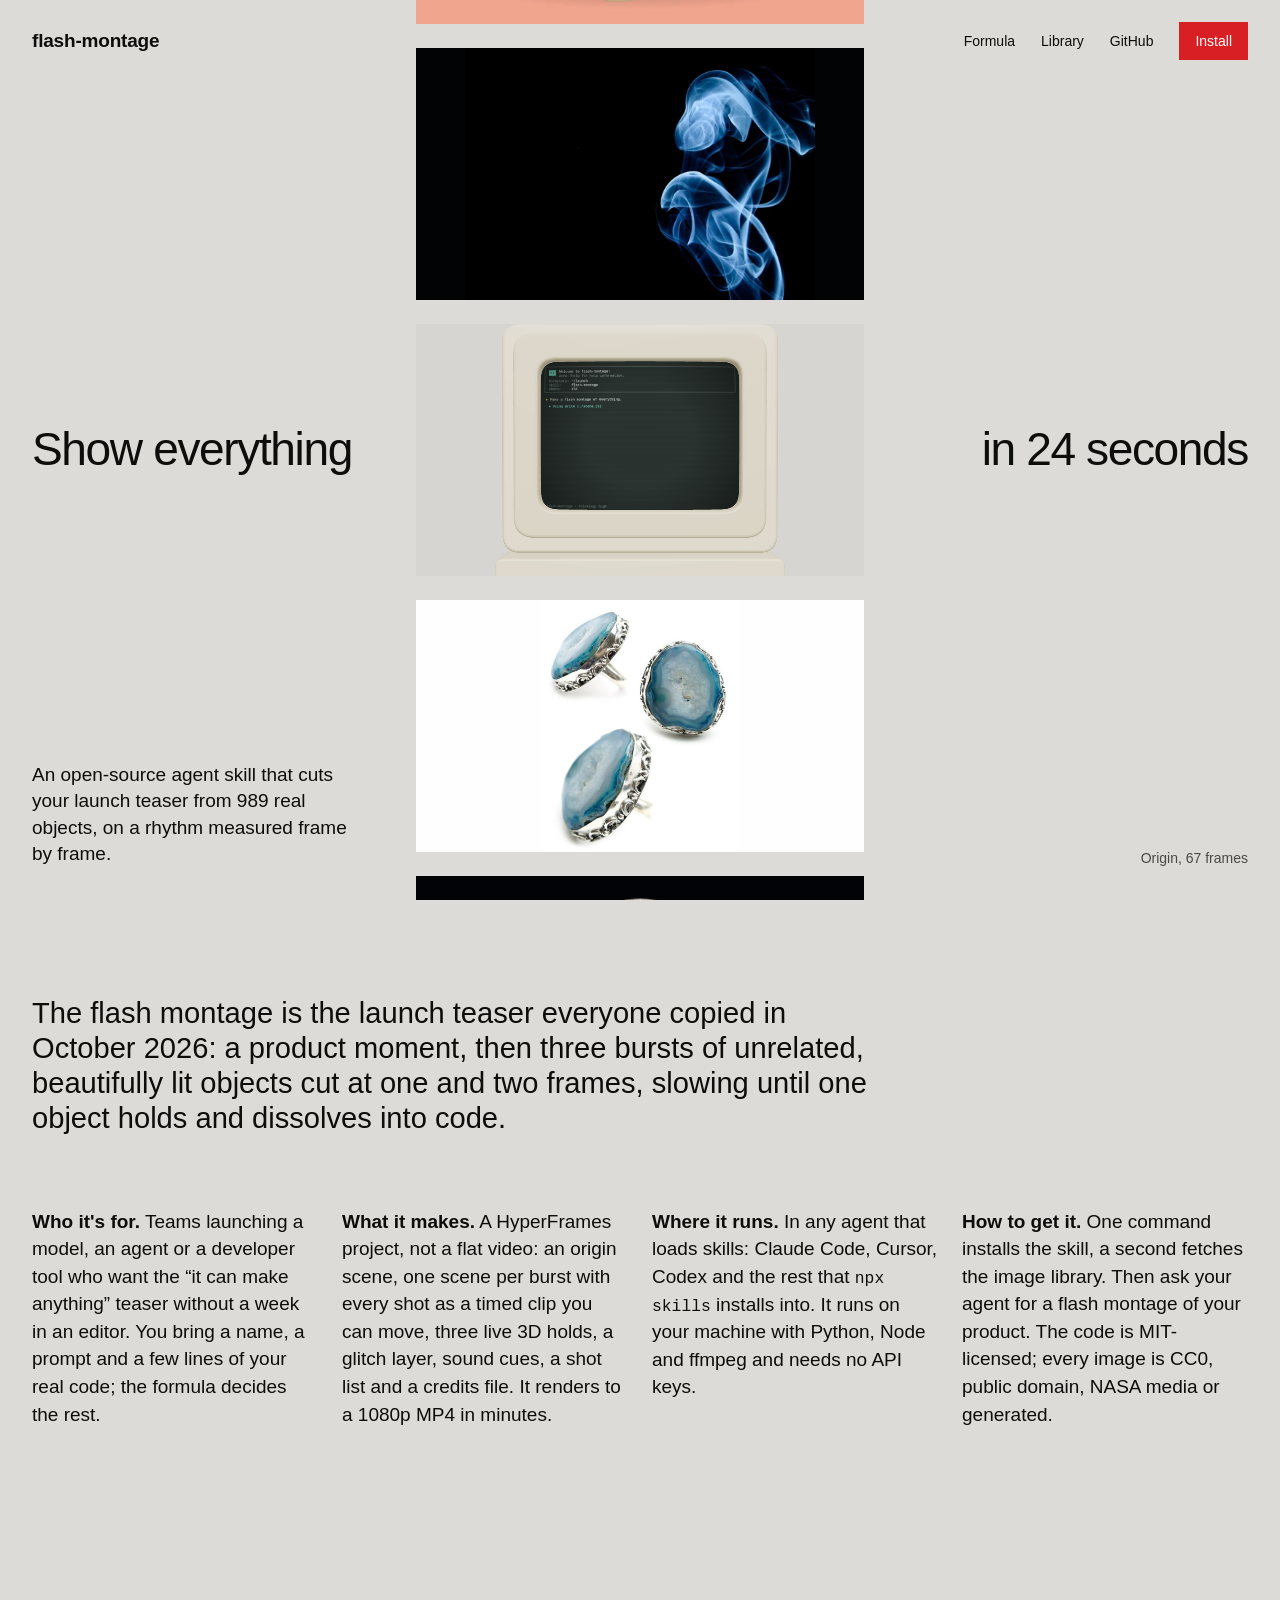
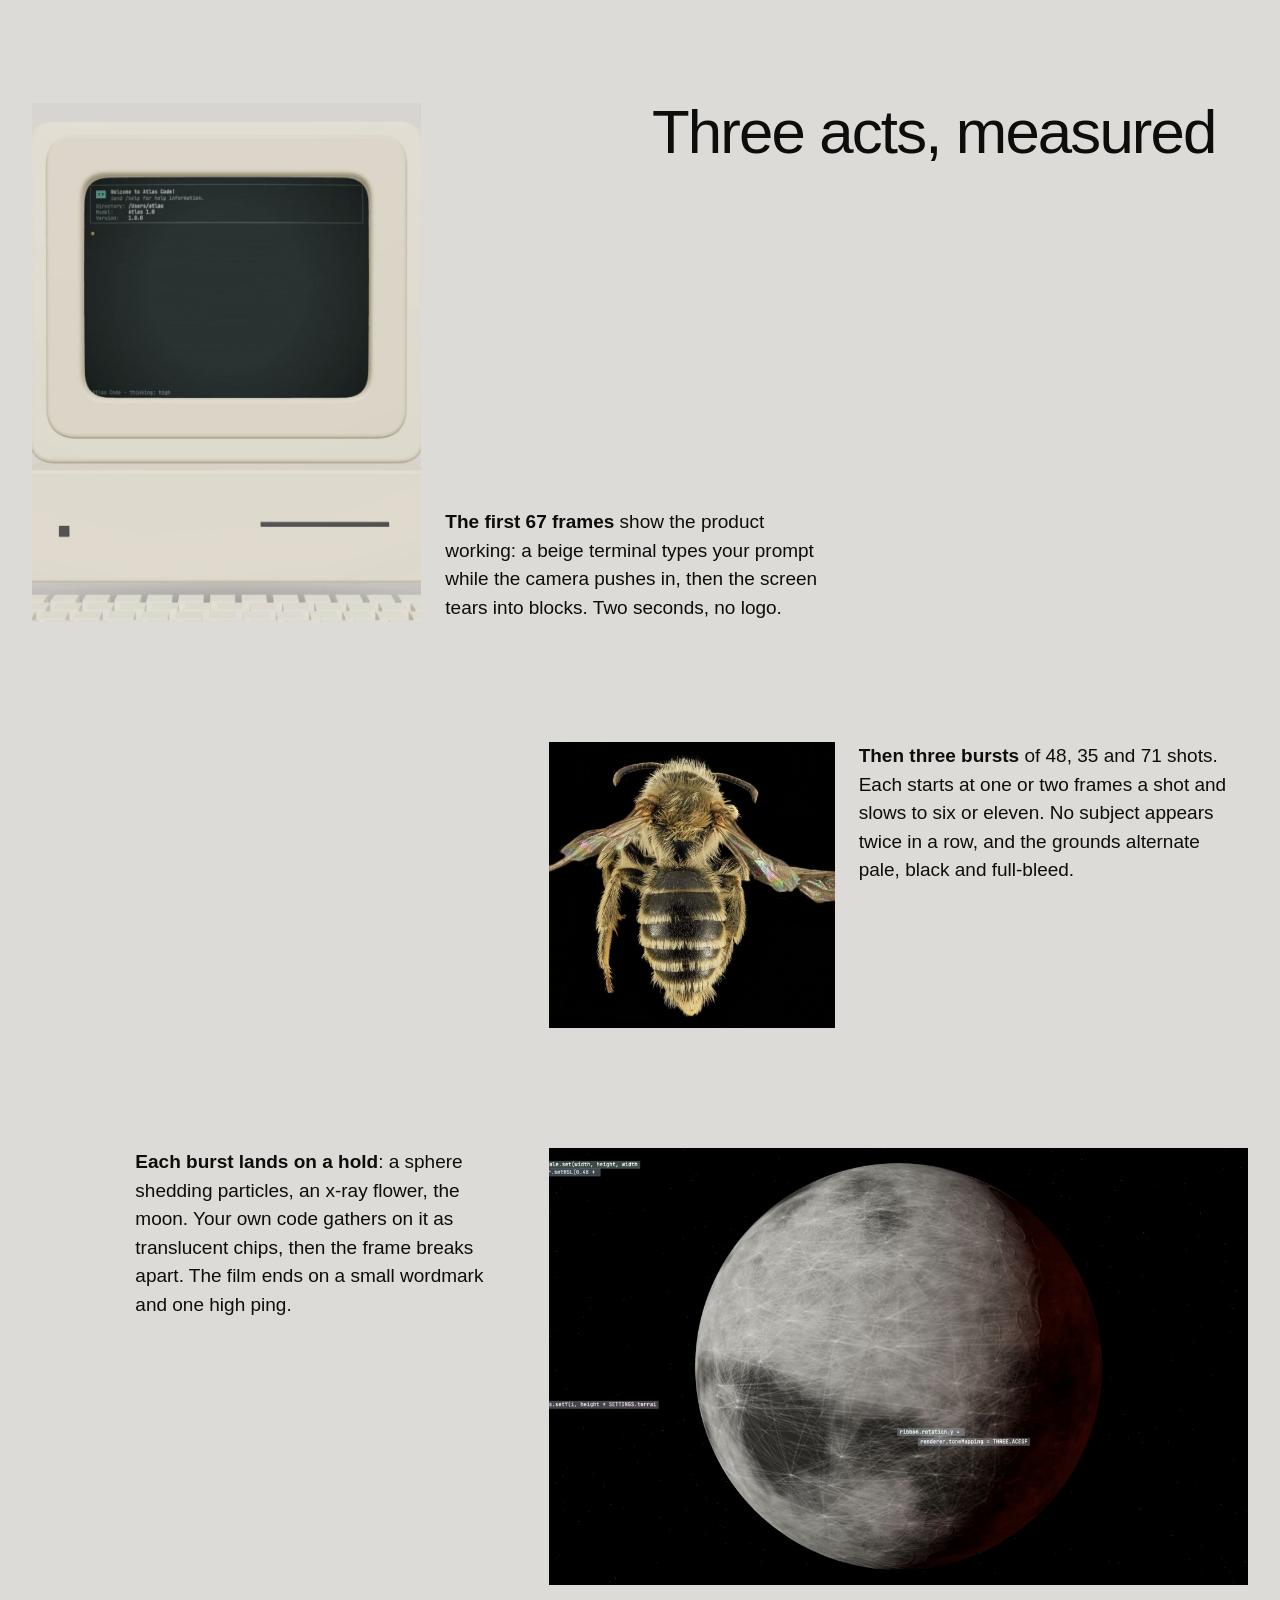
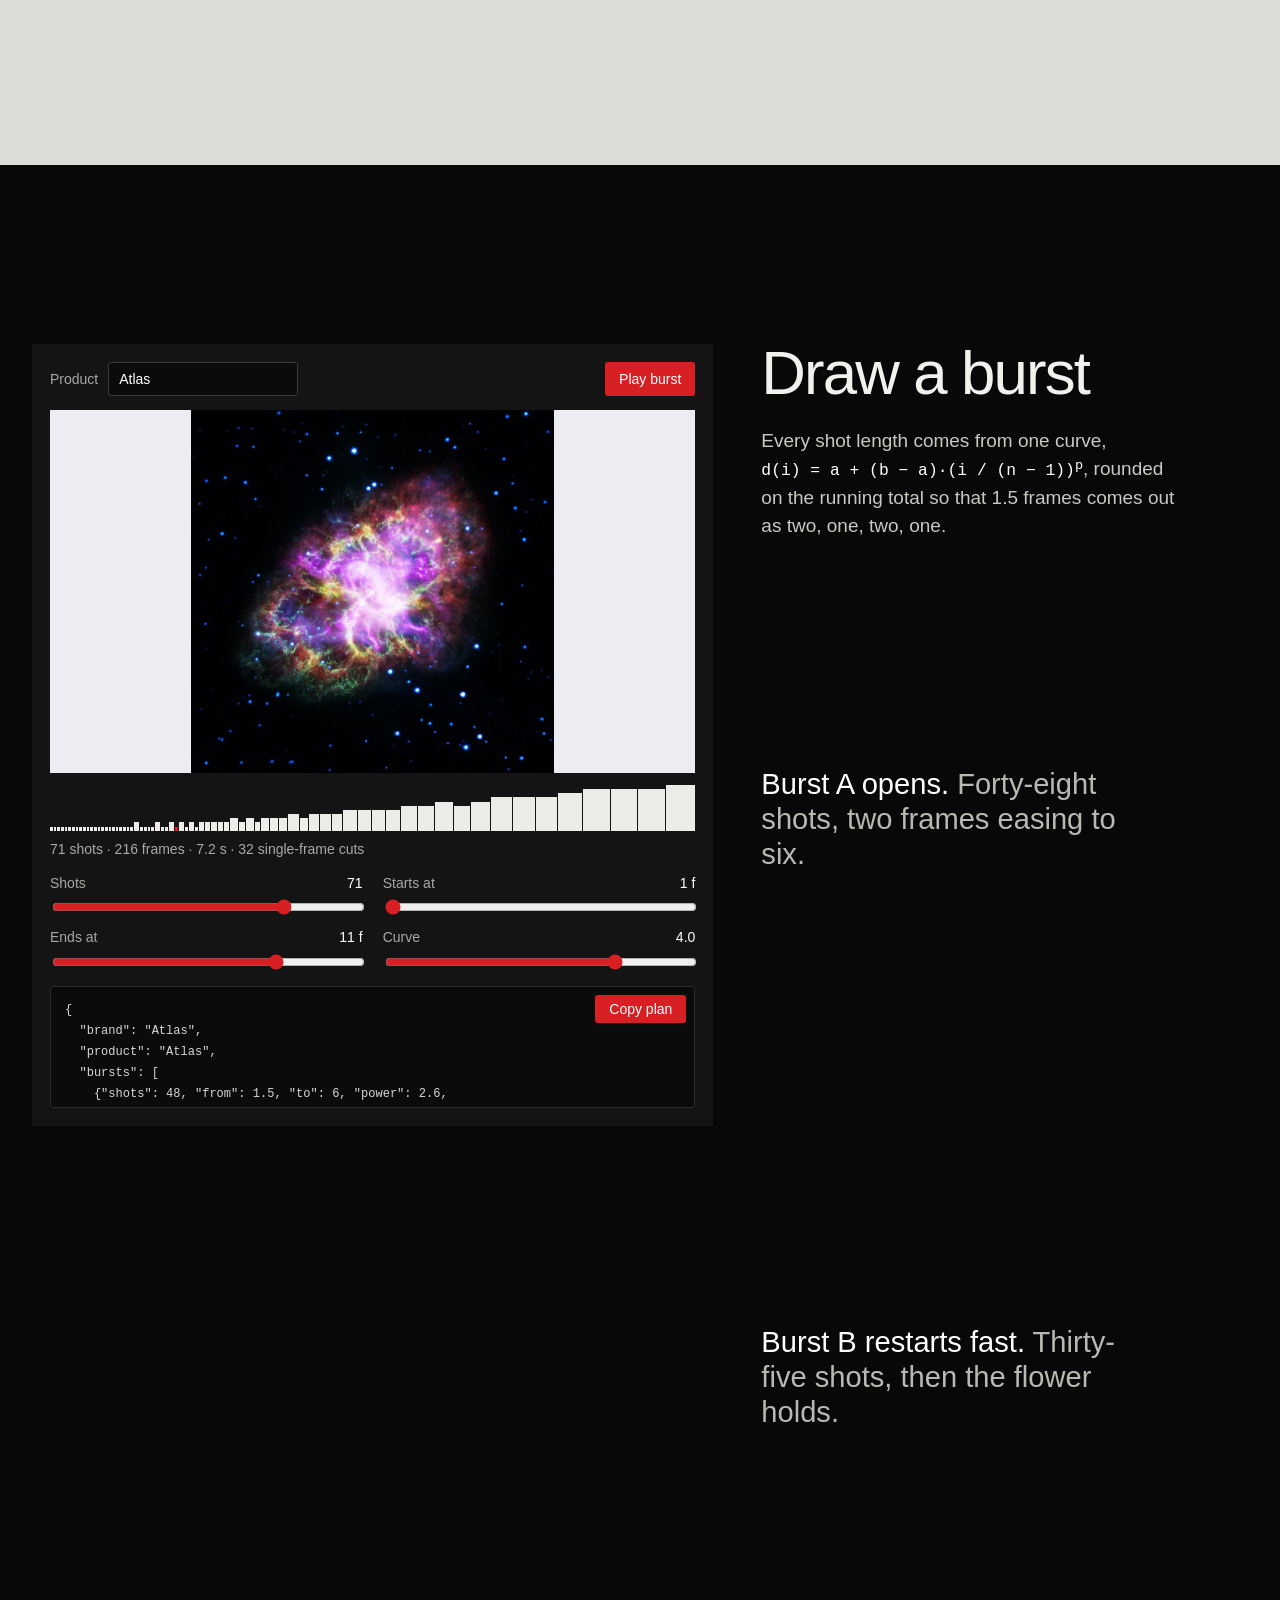
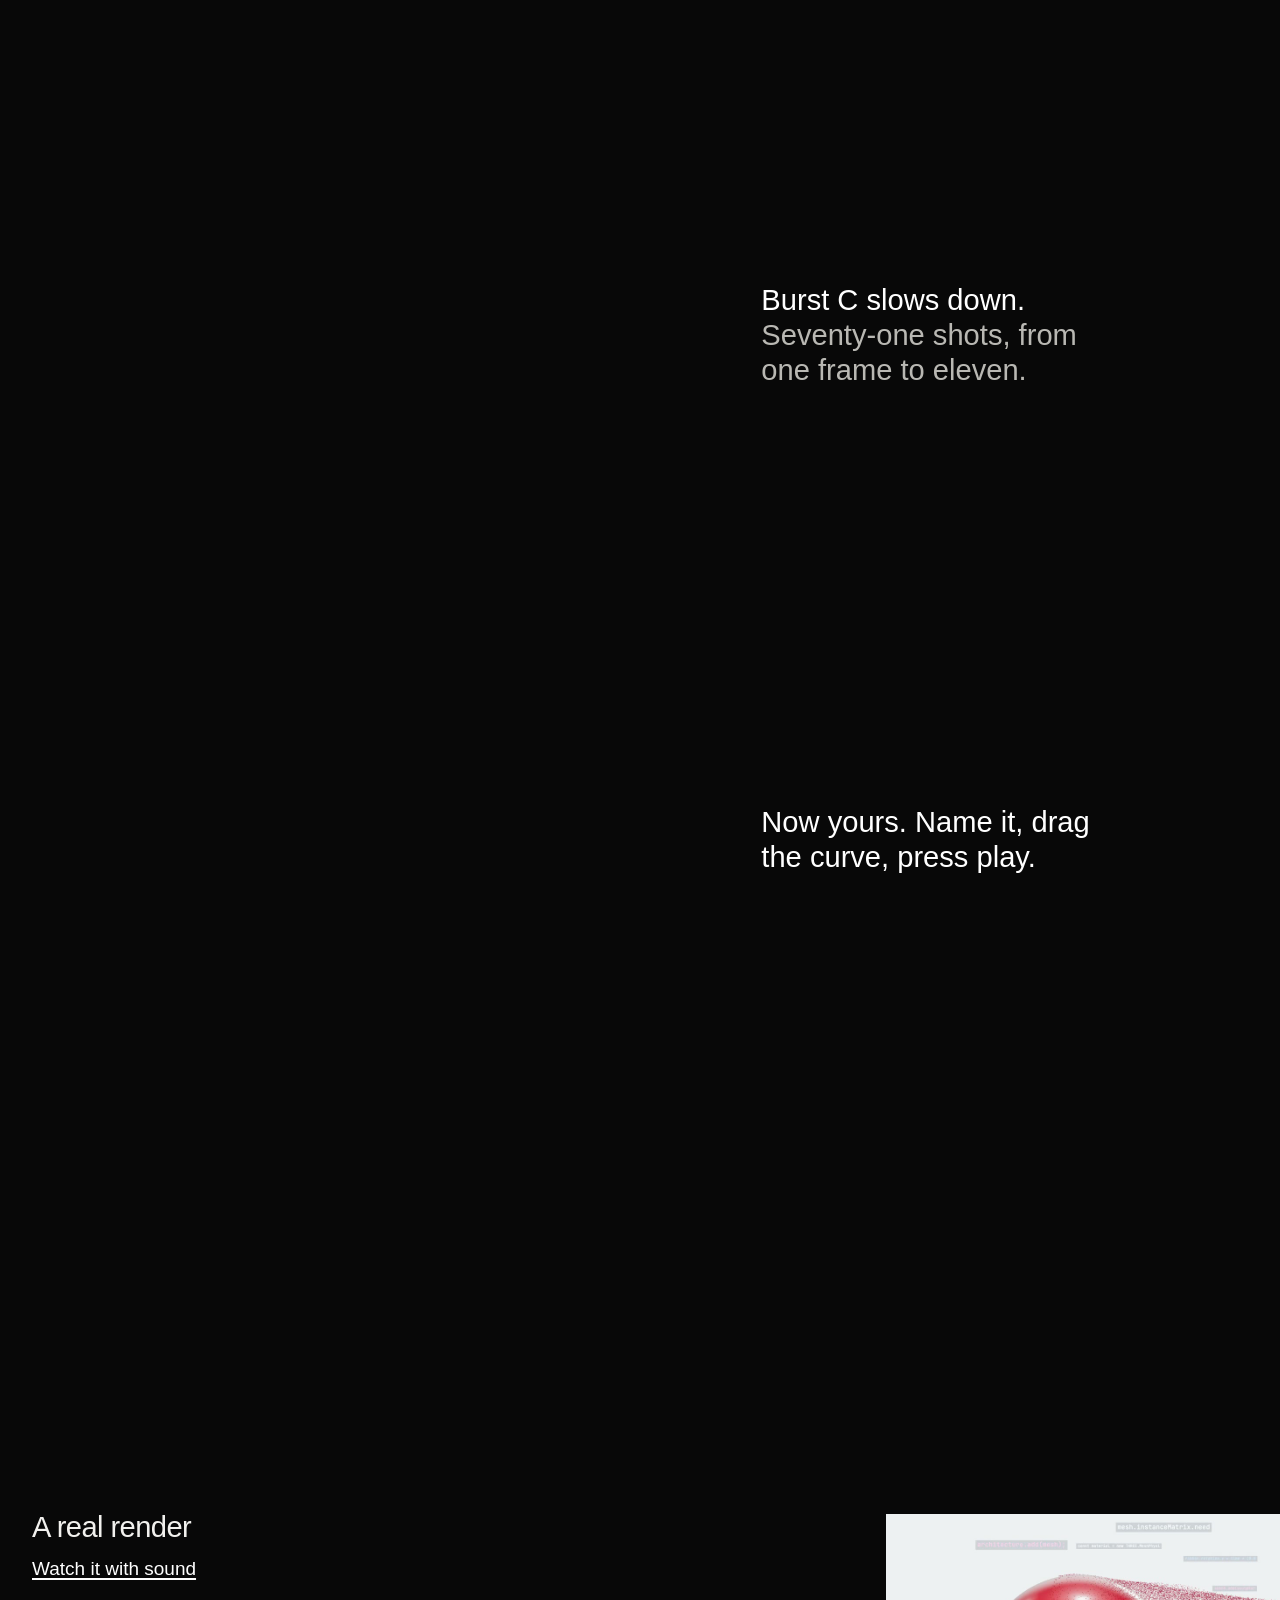
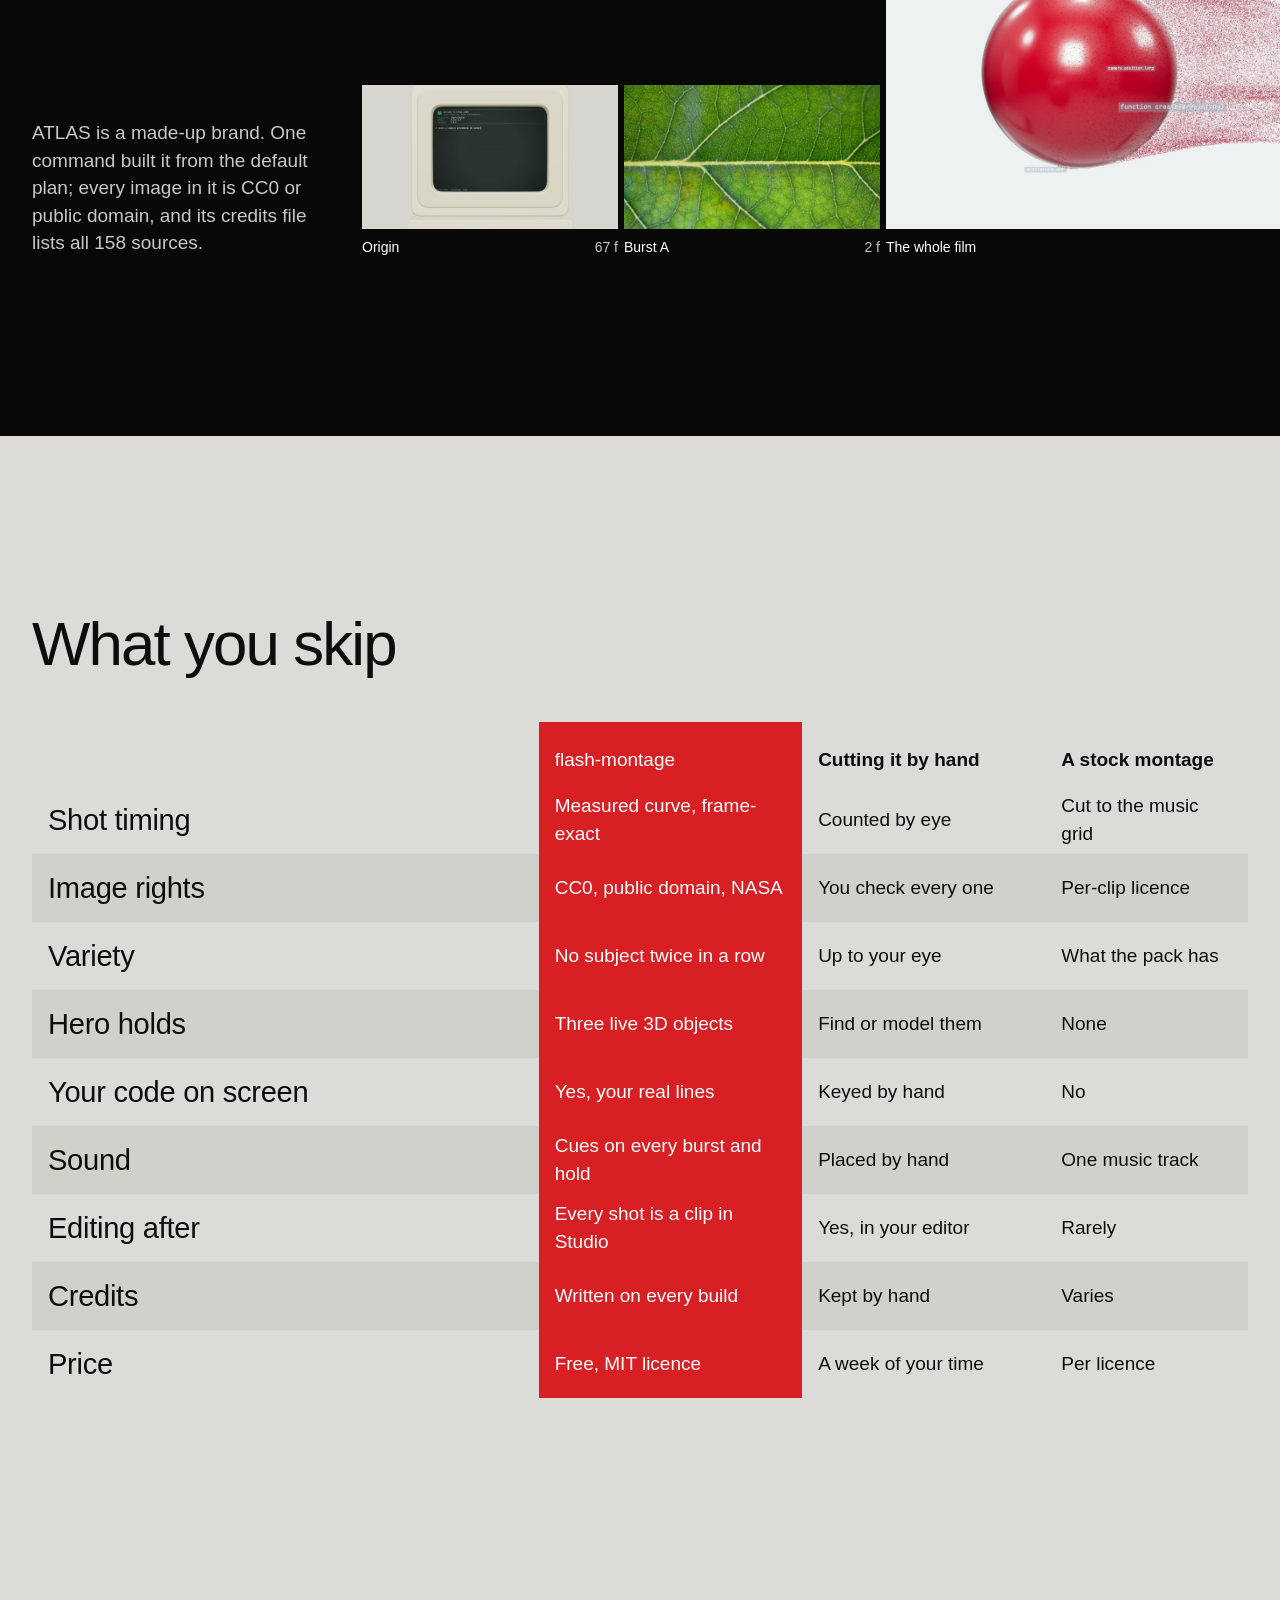
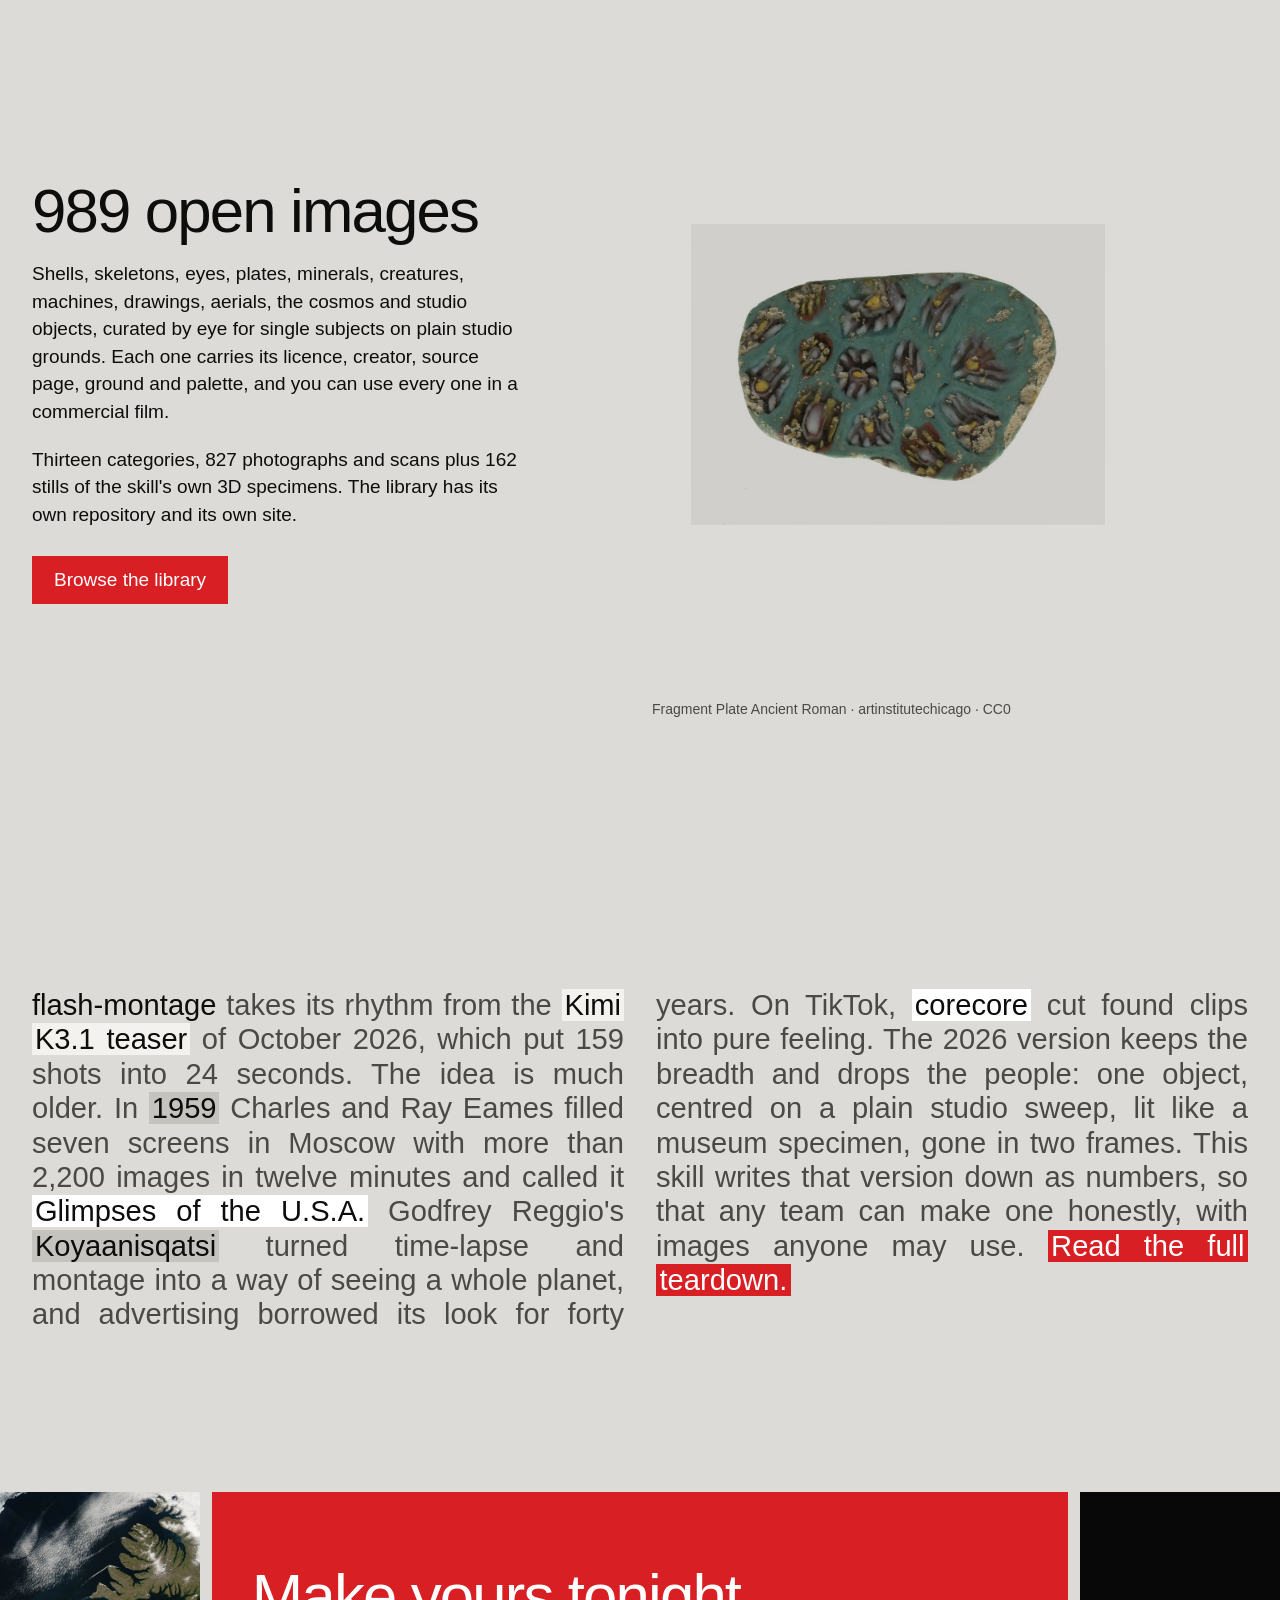
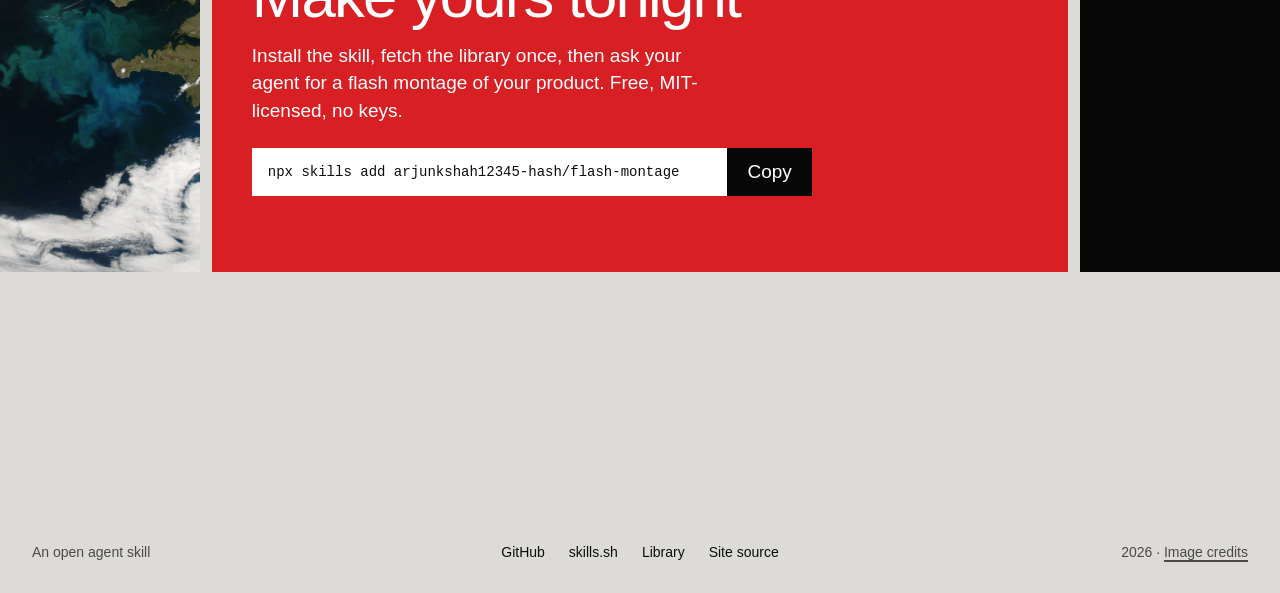
<file: index.html>
<!doctype html>
<html lang="en">
<head>
  <meta charset="utf-8" />
  <meta name="viewport" content="width=device-width, initial-scale=1" />
  <title>flash-montage — an open agent skill for the flash montage teaser</title>
  <meta name="description" content="An open-source agent skill that cuts a launch teaser from 989 real objects at one and two frames, on a rhythm measured frame by frame. Builds an editable HyperFrames project." />
  <meta property="og:title" content="flash-montage" />
  <meta property="og:description" content="Show everything in 24 seconds. An open agent skill for the flash montage teaser." />
  <meta property="og:image" content="https://arjunkshah12345-hash.github.io/flash-montage-site/media/og.jpg" />
  <meta name="twitter:card" content="summary_large_image" />
  <link rel="icon" href="media/favicon.png" />
  <link rel="preconnect" href="https://api.fontshare.com" />
  <link rel="preconnect" href="https://cdn.fontshare.com" crossorigin />
  <link href="https://api.fontshare.com/v2/css?f[]=clash-grotesk@400,500,600&display=swap" rel="stylesheet" />
  <link rel="stylesheet" href="styles.css" />
</head>
<body>
  <header class="bar">
    <a class="wordmark" href="#top">flash-montage</a>
    <nav aria-label="Main">
      <a class="hide-sm" href="#formula">Formula</a>
      <a class="hide-sm" href="https://arjunkshah12345-hash.github.io/flash-montage-library/">Library</a>
      <a href="https://github.com/arjunkshah12345-hash/flash-montage">GitHub</a>
      <a class="btn btn-small" href="#install">Install</a>
    </nav>
  </header>

  <main id="top">
    <!-- HERO: the sentence split by the reel; the reel plays a real cut list -->
    <section class="hero" aria-label="Introduction">
      <h1 class="hero-line"><span class="half half-l">Show everything</span> <span class="half half-r">in 24 seconds</span></h1>
      <div class="reel" id="reel" aria-hidden="false">
        <div class="slot" data-k="-2"><img alt="" /></div>
        <div class="slot" data-k="-1"><img alt="" /></div>
        <figure class="slot live" data-k="0">
          <img id="live-img" alt="A flash montage playing: real objects cut at one and two frames" src="media/render/f102.jpg" width="1280" height="720" />
          <canvas id="live-cv" width="960" height="540" aria-hidden="true"></canvas>
          <canvas id="live-gl" width="960" height="540" aria-hidden="true"></canvas>
          <div id="live-mark" class="live-mark" aria-hidden="true">flash-montage</div>
          <button class="reel-toggle" id="reel-toggle" type="button" aria-pressed="false">Pause</button>
        </figure>
        <div class="slot" data-k="1"><img alt="" /></div>
        <div class="slot" data-k="2"><img alt="" /></div>
      </div>
      <p class="hero-sub">An open-source agent skill that cuts your launch teaser from 989 real objects, on a rhythm measured frame by frame.</p>
      <p class="hero-now" id="hero-now" aria-live="off">Origin, 67 frames</p>
    </section>

    <!-- INTRO: lead line over four columns -->
    <section class="intro wrap reveal">
      <p class="lead">The flash montage is the launch teaser everyone copied in October 2026: a product moment, then three bursts of unrelated, beautifully lit objects cut at one and two frames, slowing until one object holds and dissolves into code.</p>
      <div class="four">
        <p><b>Who it's for.</b> Teams launching a model, an agent or a developer tool who want the “it can make anything” teaser without a week in an editor. You bring a name, a prompt and a few lines of your real code; the formula decides the rest.</p>
        <p><b>What it makes.</b> A HyperFrames project, not a flat video: an origin scene, one scene per burst with every shot as a timed clip you can move, three live 3D holds, a glitch layer, sound cues, a shot list and a credits file. It renders to a 1080p MP4 in minutes.</p>
        <p><b>Where it runs.</b> In any agent that loads skills: Claude Code, Cursor, Codex and the rest that <code>npx skills</code> installs into. It runs on your machine with Python, Node and ffmpeg and needs no API keys.</p>
        <p><b>How to get it.</b> One command installs the skill, a second fetches the image library. Then ask your agent for a flash montage of your product. The code is MIT-licensed; every image is CC0, public domain, NASA media or generated.</p>
      </div>
    </section>

    <!-- HOW IT WORKS: photographs down a diagonal -->
    <section class="acts wrap reveal" id="acts">
      <h2 class="acts-h">Three acts, measured</h2>
      <div class="act act-1">
        <img src="media/render/f40-portrait.jpg" width="900" height="1200" alt="A beige retro computer on a grey sweep, its terminal typing a prompt" loading="lazy" />
        <p><b>The first 67 frames</b> show the product working: a beige terminal types your prompt while the camera pushes in, then the screen tears into blocks. Two seconds, no logo.</p>
      </div>
      <div class="act act-2">
        <img src="media/render/f150-square.jpg" width="1000" height="1000" alt="A bee specimen on black, one frame of a burst" loading="lazy" />
        <p><b>Then three bursts</b> of 48, 35 and 71 shots. Each starts at one or two frames a shot and slows to six or eleven. No subject appears twice in a row, and the grounds alternate pale, black and full-bleed.</p>
      </div>
      <div class="act act-3">
        <img src="media/render/f600.jpg" width="1280" height="720" alt="The moon on black with translucent code chips gathering on it" loading="lazy" />
        <p><b>Each burst lands on a hold</b>: a sphere shedding particles, an x-ray flower, the moon. Your own code gathers on it as translucent chips, then the frame breaks apart. The film ends on a small wordmark and one high ping.</p>
      </div>
    </section>

    <!-- LIVE THING: the burst designer, pinned while three statements set it -->
    <section class="formula" id="formula" aria-labelledby="formula-h">
      <div class="formula-pin">
        <div class="designer" data-ui id="designer">
          <div class="d-top">
            <label class="d-name">Product <input id="d-name" type="text" value="Atlas" maxlength="18" spellcheck="false" autocomplete="off" /></label>
            <button class="d-play" id="d-play" type="button">Play burst</button>
          </div>
          <div class="d-stage" id="d-stage">
            <img id="d-img" alt="" src="media/shots/000.jpg" />
            <div class="d-word" id="d-word">Atlas</div>
          </div>
          <div class="d-bars" id="d-bars" aria-hidden="true"></div>
          <p class="d-read" id="d-read" aria-live="polite">48 shots · 133 frames · 4.4 s</p>
          <div class="d-controls">
            <label>Shots <output id="o-n">48</output><input id="d-n" type="range" min="12" max="90" step="1" value="48" /></label>
            <label>Starts at <output id="o-a">1.5 f</output><input id="d-a" type="range" min="1" max="3" step="0.1" value="1.5" /></label>
            <label>Ends at <output id="o-b">6 f</output><input id="d-b" type="range" min="3" max="14" step="0.5" value="6" /></label>
            <label>Curve <output id="o-p">2.6</output><input id="d-p" type="range" min="1" max="5" step="0.1" value="2.6" /></label>
          </div>
          <div class="d-code">
            <pre><code id="d-json"></code></pre>
            <button class="d-copy" id="d-copy" type="button">Copy plan</button>
          </div>
        </div>
      </div>
      <div class="formula-text">
        <h2 id="formula-h">Draw a burst</h2>
        <p class="formula-eq">Every shot length comes from one curve, <code>d(i) = a + (b − a)·(i / (n − 1))<sup>p</sup></code>, rounded on the running total so that 1.5 frames comes out as two, one, two, one.</p>
        <div class="step" data-preset="48,1.5,6,2.6"><p><b>Burst A opens.</b> Forty-eight shots, two frames easing to six.</p></div>
        <div class="step" data-preset="35,1.8,6,2.5"><p><b>Burst B restarts fast.</b> Thirty-five shots, then the flower holds.</p></div>
        <div class="step" data-preset="71,1,11,4"><p><b>Burst C slows down.</b> Seventy-one shots, from one frame to eleven.</p></div>
        <div class="step step-last"><p><b>Now yours.</b> Name it, drag the curve, press play.</p></div>
      </div>
    </section>

    <!-- SHOWCASE: frame run, one lifted -->
    <section class="run reveal" aria-labelledby="run-h">
      <div class="run-side">
        <h2 id="run-h">A real render</h2>
        <a class="link" href="media/render/atlas.mp4">Watch it with sound</a>
        <p class="run-note">ATLAS is a made-up brand. One command built it from the default plan; every image in it is CC0 or public domain, and its credits file lists all 158 sources.</p>
      </div>
      <div class="run-row">
        <figure><img src="media/render/f40.jpg" alt="Origin: the terminal" width="1280" height="720" loading="lazy" /><figcaption><span>Origin</span><span>67 f</span></figcaption></figure>
        <figure><img src="media/render/f102.jpg" alt="A leaf, one shot of burst A" width="1280" height="720" loading="lazy" /><figcaption><span>Burst A</span><span>2 f</span></figcaption></figure>
        <figure class="lifted">
          <video src="media/render/atlas-loop.mp4" poster="media/render/f215.jpg" muted loop playsinline autoplay preload="auto" width="960" height="540" aria-label="The ATLAS flash montage, 24 seconds, looping without sound"></video>
          <figcaption><span>The whole film</span><span>24.7 s</span></figcaption>
        </figure>
        <figure><img src="media/render/f215.jpg" alt="The red sphere hold" width="1280" height="720" loading="lazy" /><figcaption><span>Hold A</span><span>30 f</span></figcaption></figure>
        <figure><img src="media/render/f360.jpg" alt="The x-ray flower hold" width="1280" height="720" loading="lazy" /><figcaption><span>Hold B</span><span>34 f</span></figcaption></figure>
        <figure><img src="media/render/f600.jpg" alt="The moon hold" width="1280" height="720" loading="lazy" /><figcaption><span>Hold C</span><span>63 f</span></figcaption></figure>
        <figure><img src="media/render/f650.jpg" alt="The wordmark on black" width="1280" height="720" loading="lazy" /><figcaption><span>Mark</span><span>92 f</span></figcaption></figure>
      </div>
    </section>

    <!-- FEATURES: comparison set as text -->
    <section class="compare wrap reveal" aria-labelledby="cmp-h">
      <h2 id="cmp-h">What you skip</h2>
      <div class="cmp" role="table" aria-label="flash-montage compared with cutting by hand and with a stock montage">
        <div class="cmp-row cmp-head" role="row"><span role="columnheader"></span><span role="columnheader" class="hot">flash-montage</span><span role="columnheader">Cutting it by hand</span><span role="columnheader">A stock montage</span></div>
        <div class="cmp-row" role="row"><span role="rowheader">Shot timing</span><span role="cell" class="hot">Measured curve, frame-exact</span><span role="cell">Counted by eye</span><span role="cell">Cut to the music grid</span></div>
        <div class="cmp-row" role="row"><span role="rowheader">Image rights</span><span role="cell" class="hot">CC0, public domain, NASA</span><span role="cell">You check every one</span><span role="cell">Per-clip licence</span></div>
        <div class="cmp-row" role="row"><span role="rowheader">Variety</span><span role="cell" class="hot">No subject twice in a row</span><span role="cell">Up to your eye</span><span role="cell">What the pack has</span></div>
        <div class="cmp-row" role="row"><span role="rowheader">Hero holds</span><span role="cell" class="hot">Three live 3D objects</span><span role="cell">Find or model them</span><span role="cell">None</span></div>
        <div class="cmp-row" role="row"><span role="rowheader">Your code on screen</span><span role="cell" class="hot">Yes, your real lines</span><span role="cell">Keyed by hand</span><span role="cell">No</span></div>
        <div class="cmp-row" role="row"><span role="rowheader">Sound</span><span role="cell" class="hot">Cues on every burst and hold</span><span role="cell">Placed by hand</span><span role="cell">One music track</span></div>
        <div class="cmp-row" role="row"><span role="rowheader">Editing after</span><span role="cell" class="hot">Every shot is a clip in Studio</span><span role="cell">Yes, in your editor</span><span role="cell">Rarely</span></div>
        <div class="cmp-row" role="row"><span role="rowheader">Credits</span><span role="cell" class="hot">Written on every build</span><span role="cell">Kept by hand</span><span role="cell">Varies</span></div>
        <div class="cmp-row" role="row"><span role="rowheader">Price</span><span role="cell" class="hot">Free, MIT licence</span><span role="cell">A week of your time</span><span role="cell">Per licence</span></div>
      </div>
    </section>

    <!-- GALLERY: one frame, contents change -->
    <section class="cabinet wrap reveal" id="library" aria-labelledby="lib-h">
      <div class="cabinet-text">
        <h2 id="lib-h">989 open images</h2>
        <p>Shells, skeletons, eyes, plates, minerals, creatures, machines, drawings, aerials, the cosmos and studio objects, curated by eye for single subjects on plain studio grounds. Each one carries its licence, creator, source page, ground and palette, and you can use every one in a commercial film.</p>
        <p>Thirteen categories, 827 photographs and scans plus 162 stills of the skill's own 3D specimens. The library has its own repository and its own site.</p>
        <a class="btn" href="https://arjunkshah12345-hash.github.io/flash-montage-library/">Browse the library</a>
      </div>
      <figure class="vitrine">
        <button class="vitrine-frame" id="vitrine" type="button" aria-label="Next specimen"></button>
        <figcaption id="vitrine-cap">Nautilus shell slice · lisafree54 · CC0</figcaption>
      </figure>
    </section>

    <!-- ABOUT: the lineage, two columns with highlighted facts -->
    <section class="lineage wrap reveal" aria-label="Where the format comes from">
      <p><strong>flash-montage</strong> takes its rhythm from the <mark class="m1">Kimi K3.1 teaser</mark> of October 2026, which put 159 shots into 24 seconds. The idea is much older. In <mark class="m2">1959</mark> Charles and Ray Eames filled seven screens in Moscow with more than 2,200 images in twelve minutes and called it <mark class="m3">Glimpses of the U.S.A.</mark> Godfrey Reggio's <mark class="m2">Koyaanisqatsi</mark> turned time-lapse and montage into a way of seeing a whole planet, and advertising borrowed its look for forty years. On TikTok, <mark class="m3">corecore</mark> cut found clips into pure feeling. The 2026 version keeps the breadth and drops the people: one object, centred on a plain studio sweep, lit like a museum specimen, gone in two frames. This skill writes that version down as numbers, so that any team can make one honestly, with images anyone may use. <a class="m-last" href="https://github.com/arjunkshah12345-hash/flash-montage/blob/main/references/teardown-kimi-k31.md">Read the full teardown.</a></p>
    </section>

    <!-- CTA: the action tile -->
    <section class="tiles reveal" id="install" aria-labelledby="install-h">
      <div class="tile tile-photo"><img src="media/cta.jpg" alt="Satellite view of a phytoplankton bloom swirling in the sea off western Iceland" width="800" height="900" loading="lazy" /></div>
      <div class="tile tile-main">
        <h2 id="install-h">Make yours tonight</h2>
        <p>Install the skill, fetch the library once, then ask your agent for a flash montage of your product. Free, MIT-licensed, no keys.</p>
        <div class="cmd" data-ui>
          <code id="cmd">npx skills add arjunkshah12345-hash/flash-montage</code>
          <button type="button" id="cmd-copy">Copy</button>
        </div>
      </div>
      <div class="tile tile-flat"></div>
    </section>
  </main>

  <footer class="foot">
    <span class="soft">An open agent skill</span>
    <span class="foot-links">
      <a href="https://github.com/arjunkshah12345-hash/flash-montage">GitHub</a>
      <a href="https://skills.sh/arjunkshah12345-hash/flash-montage">skills.sh</a>
      <a href="https://arjunkshah12345-hash.github.io/flash-montage-library/">Library</a>
      <a href="https://github.com/arjunkshah12345-hash/flash-montage-site">Site source</a>
    </span>
    <span class="soft foot-r">2026 · <a href="credits.html">Image credits</a></span>
  </footer>

  <script type="module" src="app.js"></script>
</body>
</html>
</file>
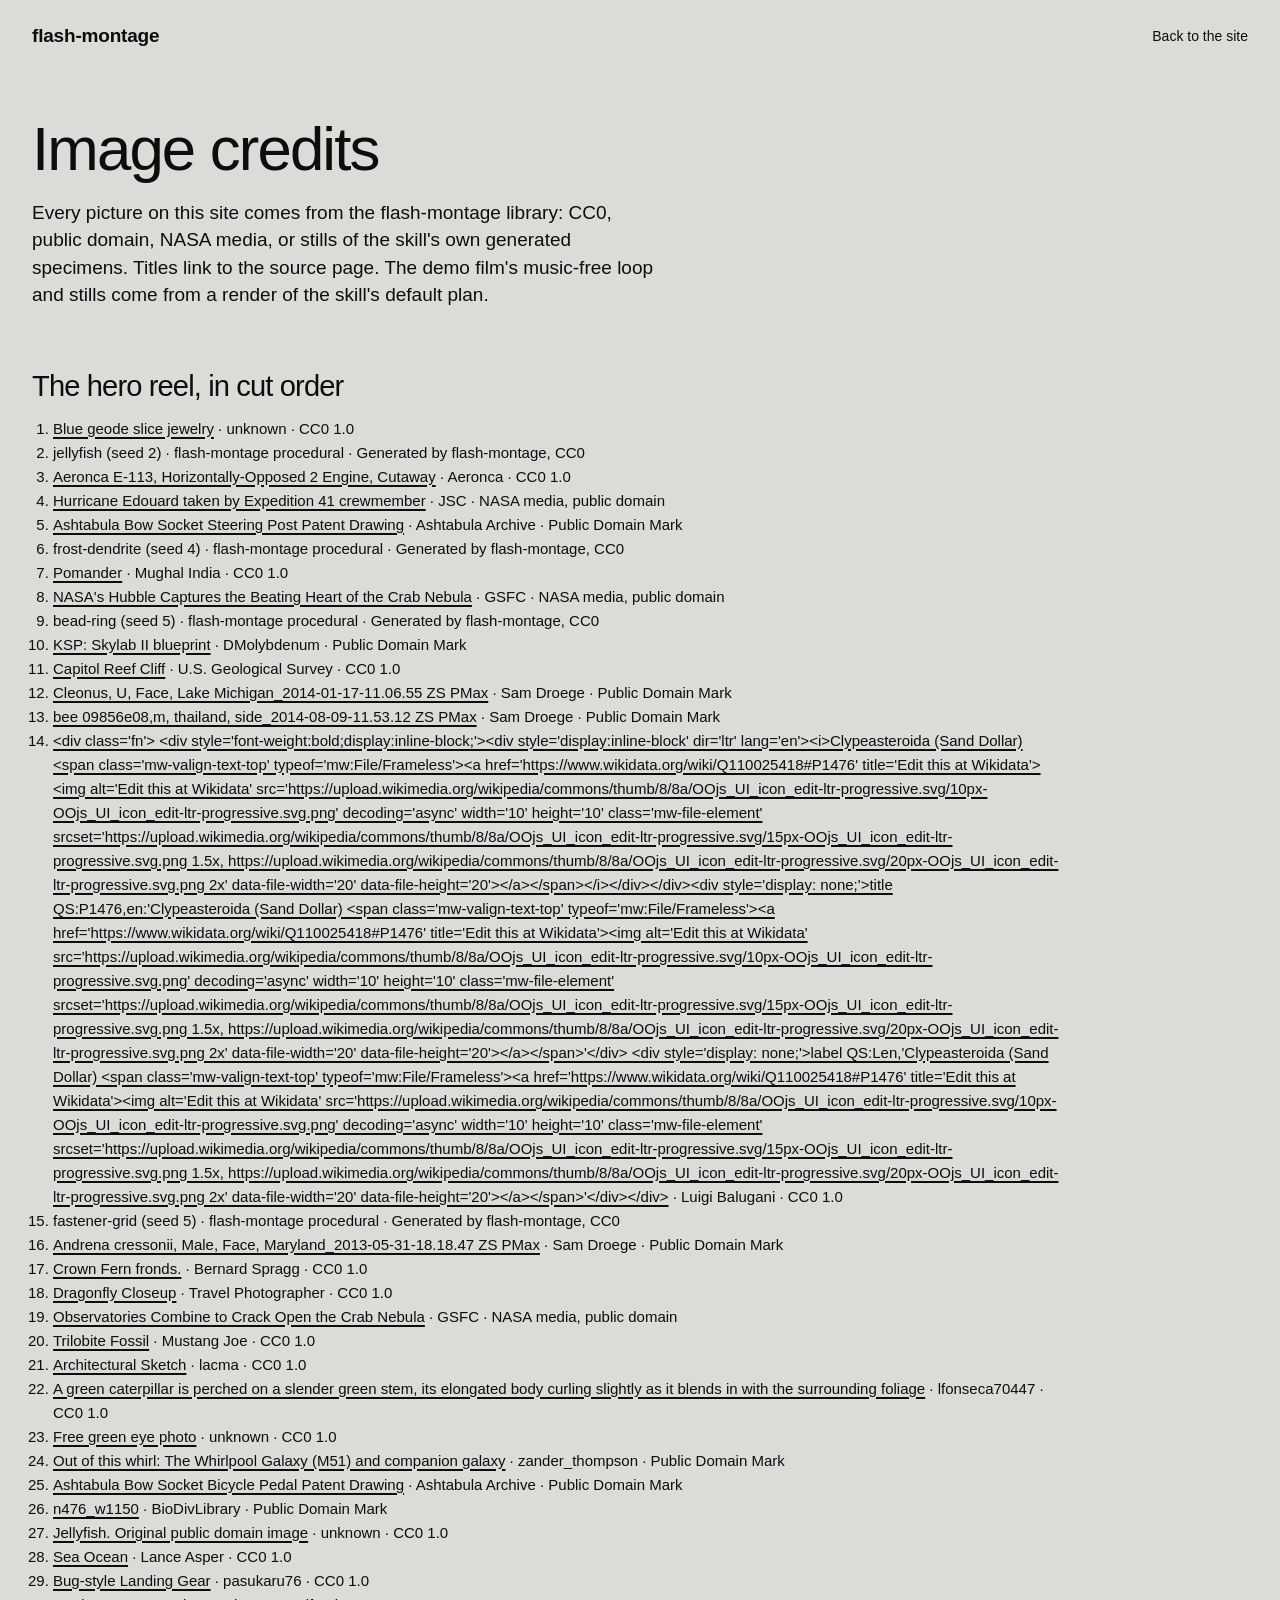
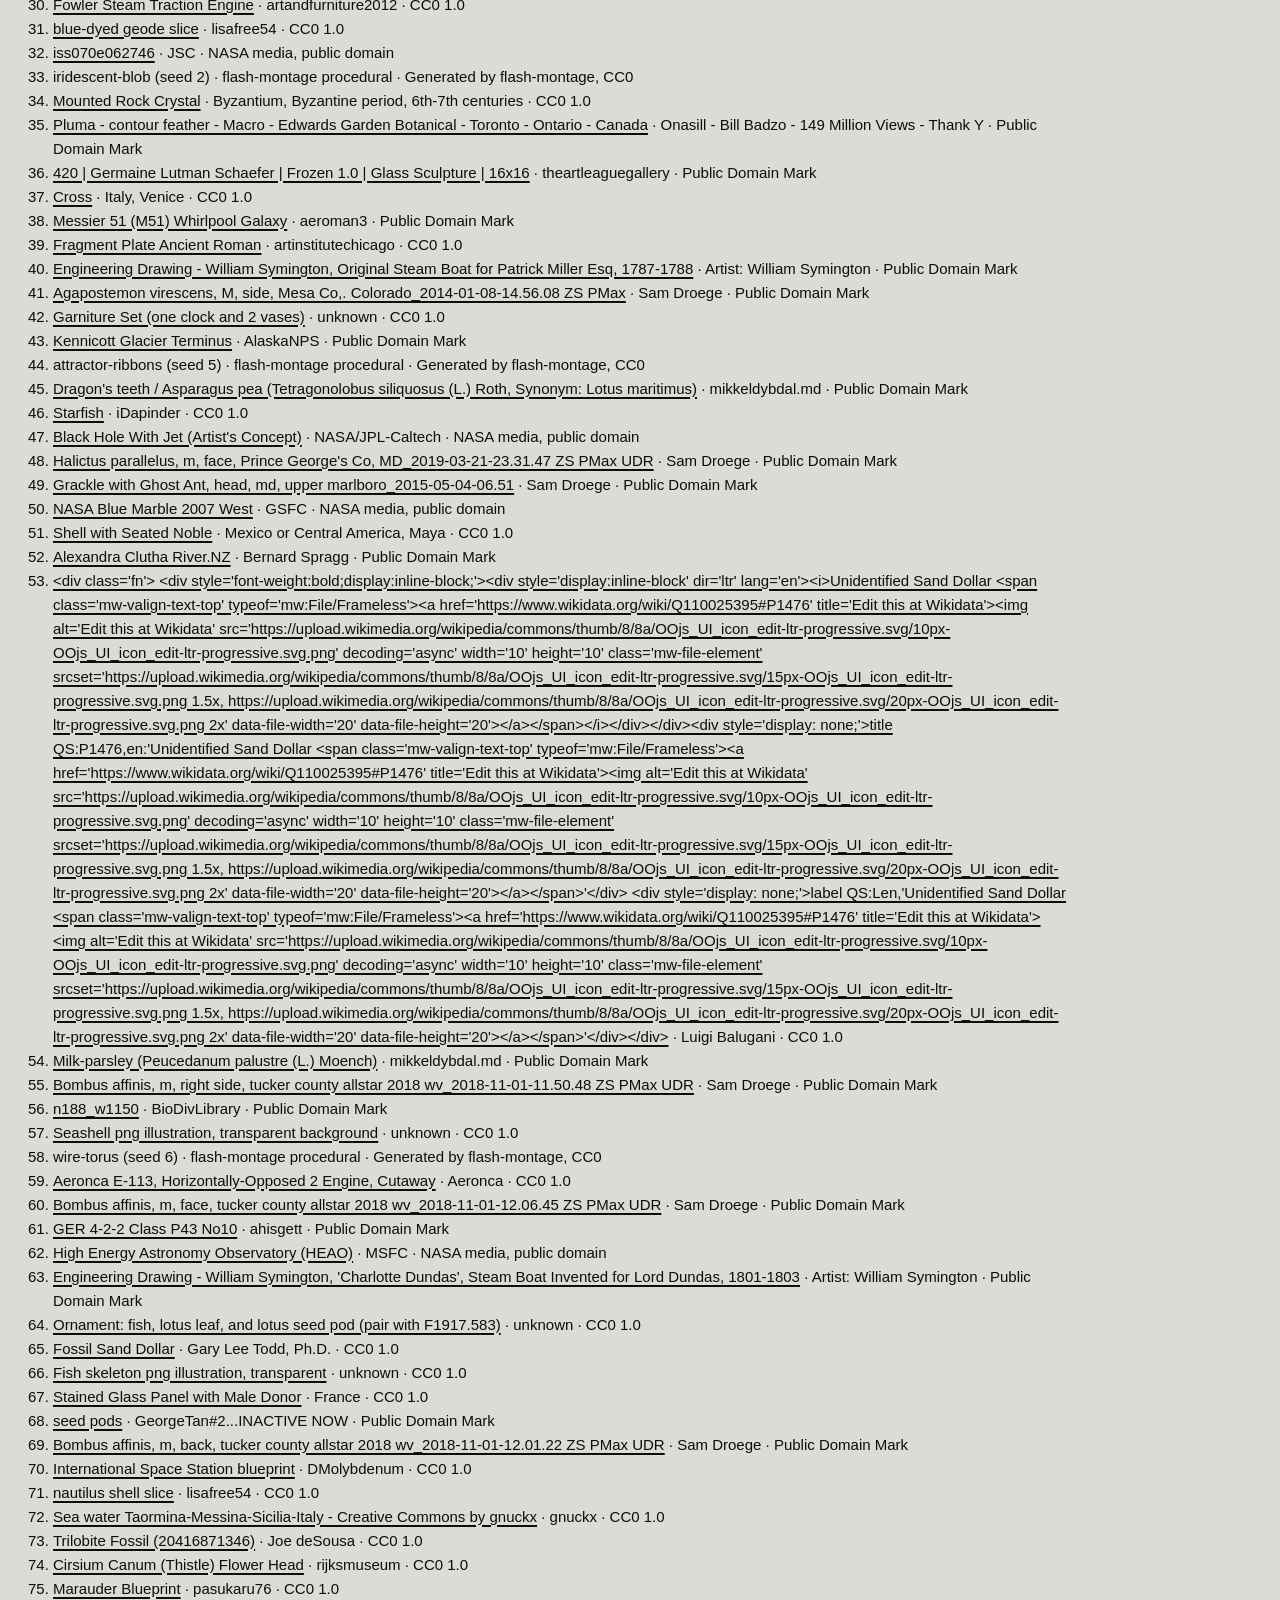
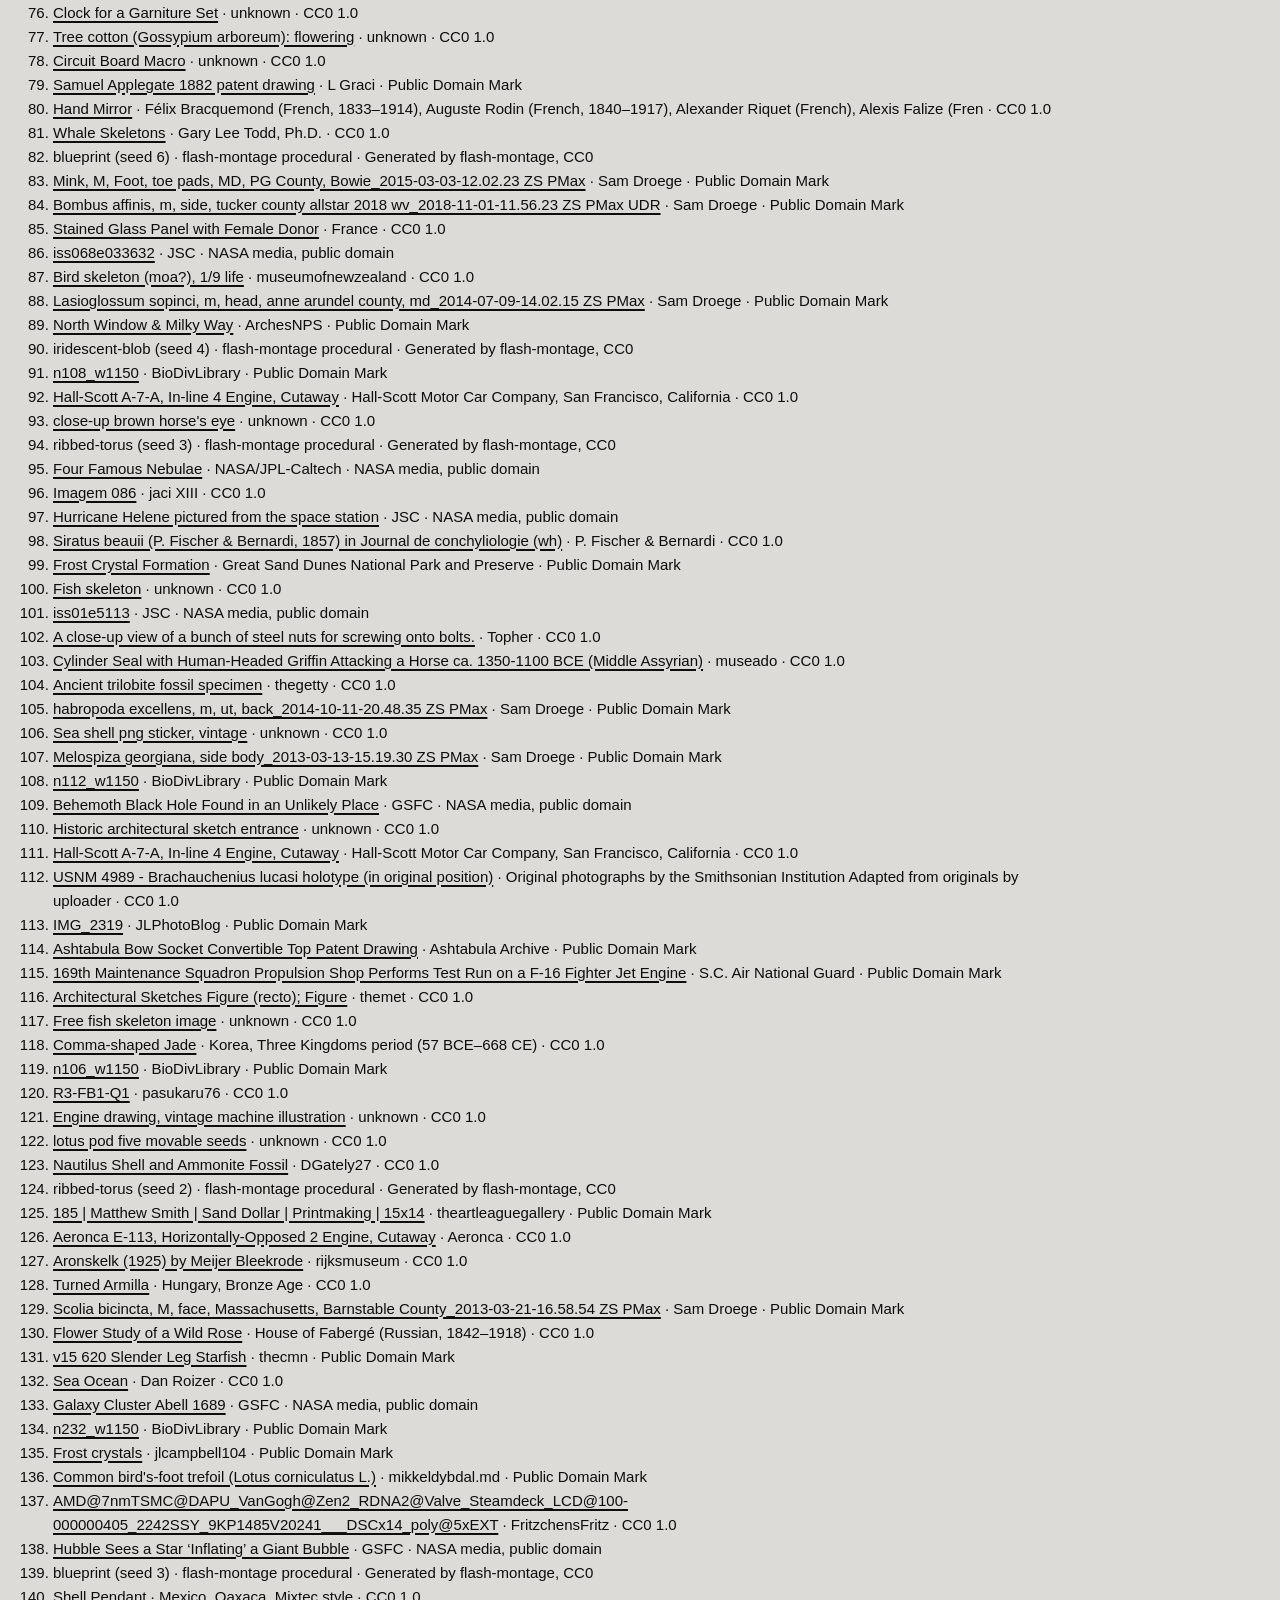
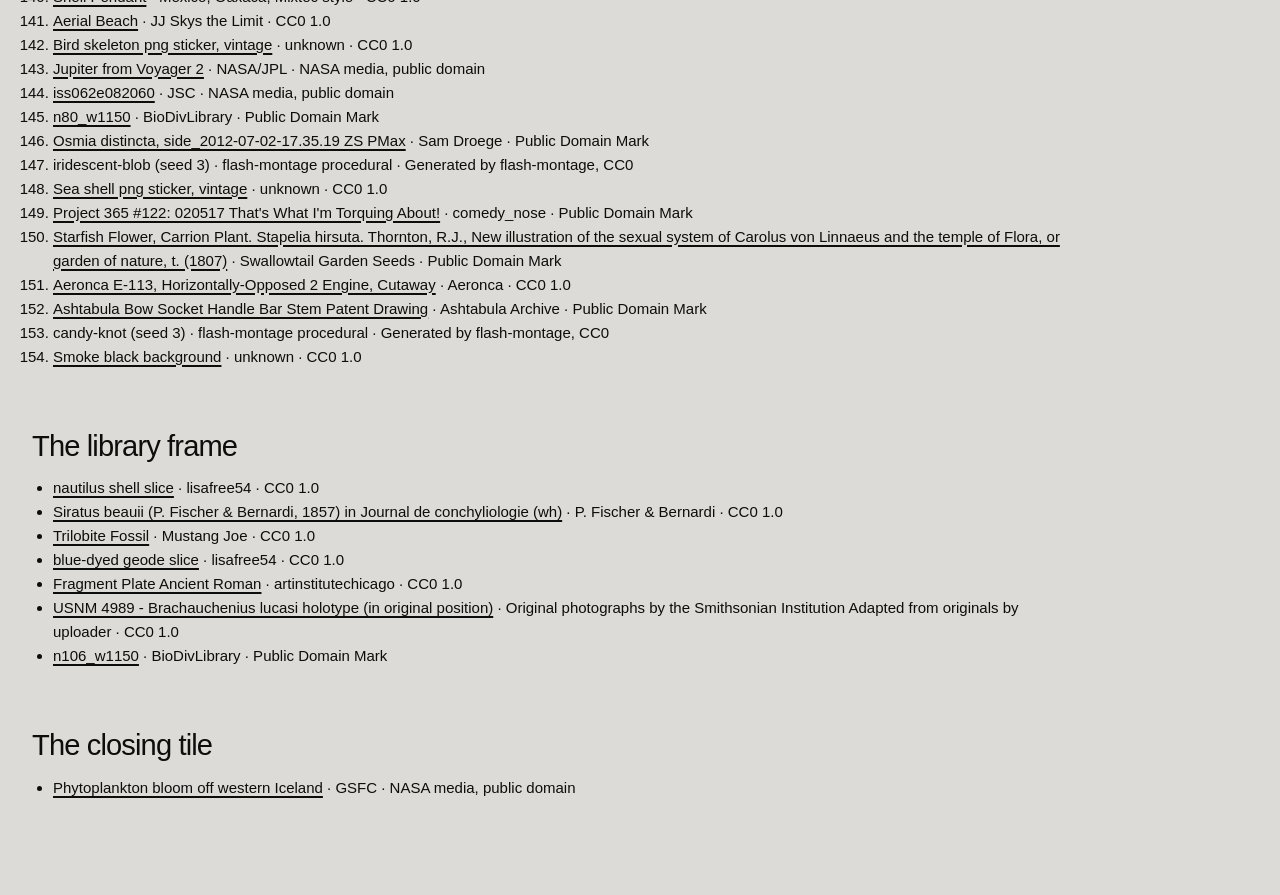
<file: credits.html>
<!doctype html><html lang="en"><head><meta charset="utf-8"><meta name="viewport" content="width=device-width, initial-scale=1">
<title>Image credits · flash-montage</title><link rel="icon" href="media/favicon.png">
<link href="https://api.fontshare.com/v2/css?f[]=clash-grotesk@400,500,600&display=swap" rel="stylesheet"><link rel="stylesheet" href="styles.css">
<style>.credits{padding:120px var(--m) 80px;max-width:1100px} .credits h1{font-size:var(--s-head)} .credits h2{font-size:var(--s-lead);margin:64px 0 16px}
.credits p{margin-top:20px;max-width:60ch} .credits ol,.credits ul{padding-left:1.4em;font-size:15px;line-height:1.6}</style></head><body>
<header class="bar"><a class="wordmark" href="./">flash-montage</a><nav aria-label="Main"><a href="./">Back to the site</a></nav></header>
<main class="credits"><h1>Image credits</h1>
<p>Every picture on this site comes from the flash-montage library: CC0, public domain, NASA media, or stills of the skill's own generated specimens. Titles link to the source page. The demo film's music-free loop and stills come from a render of the skill's default plan.</p>
<h2>The hero reel, in cut order</h2><ol><li><a href="https://www.rawpixel.com/image/6028426/photo-image-public-domain-blue-free">Blue geode slice jewelry</a> · unknown · CC0 1.0</li>
<li>jellyfish (seed 2) · flash-montage procedural · Generated by flash-montage, CC0</li>
<li><a href="https://n2t.net/ark:/65665/nv99cb8f511-62ca-48e5-866e-009e08ed3658">Aeronca E-113, Horizontally-Opposed 2 Engine, Cutaway</a> · Aeronca · CC0 1.0</li>
<li><a href="https://images.nasa.gov/details/iss041e011536">Hurricane Edouard taken by Expedition 41 crewmember</a> · JSC · NASA media, public domain</li>
<li><a href="https://www.flickr.com/photos/115892967@N03/54228894700">Ashtabula Bow Socket Steering Post Patent Drawing</a> · Ashtabula Archive · Public Domain Mark</li>
<li>frost-dendrite (seed 4) · flash-montage procedural · Generated by flash-montage, CC0</li>
<li><a href="https://clevelandart.org/art/1989.349">Pomander</a> · Mughal India · CC0 1.0</li>
<li><a href="https://images.nasa.gov/details/GSFC_20171208_Archive_e000273">NASA&#x27;s Hubble Captures the Beating Heart of the Crab Nebula</a> · GSFC · NASA media, public domain</li>
<li>bead-ring (seed 5) · flash-montage procedural · Generated by flash-montage, CC0</li>
<li><a href="https://www.flickr.com/photos/165445115@N07/44304306350">KSP: Skylab II blueprint</a> · DMolybdenum · Public Domain Mark</li>
<li><a href="https://www.flickr.com/photos/27784370@N05/16221247512">Capitol Reef Cliff</a> · U.S. Geological Survey · CC0 1.0</li>
<li><a href="https://www.flickr.com/photos/54563451@N08/12005048684">Cleonus, U, Face, Lake Michigan_2014-01-17-11.06.55 ZS PMax</a> · Sam Droege · Public Domain Mark</li>
<li><a href="https://www.flickr.com/photos/54563451@N08/15809370142">bee 09856e08,m, thailand, side_2014-08-09-11.53.12 ZS PMax</a> · Sam Droege · Public Domain Mark</li>
<li><a href="https://commons.wikimedia.org/w/index.php?curid=113232416">&lt;div class=&#x27;fn&#x27;&gt; &lt;div style=&#x27;font-weight:bold;display:inline-block;&#x27;&gt;&lt;div style=&#x27;display:inline-block&#x27; dir=&#x27;ltr&#x27; lang=&#x27;en&#x27;&gt;&lt;i&gt;Clypeasteroida (Sand Dollar) &lt;span class=&#x27;mw-valign-text-top&#x27; typeof=&#x27;mw:File/Frameless&#x27;&gt;&lt;a href=&#x27;https://www.wikidata.org/wiki/Q110025418#P1476&#x27; title=&#x27;Edit this at Wikidata&#x27;&gt;&lt;img alt=&#x27;Edit this at Wikidata&#x27; src=&#x27;https://upload.wikimedia.org/wikipedia/commons/thumb/8/8a/OOjs_UI_icon_edit-ltr-progressive.svg/10px-OOjs_UI_icon_edit-ltr-progressive.svg.png&#x27; decoding=&#x27;async&#x27; width=&#x27;10&#x27; height=&#x27;10&#x27; class=&#x27;mw-file-element&#x27; srcset=&#x27;https://upload.wikimedia.org/wikipedia/commons/thumb/8/8a/OOjs_UI_icon_edit-ltr-progressive.svg/15px-OOjs_UI_icon_edit-ltr-progressive.svg.png 1.5x, https://upload.wikimedia.org/wikipedia/commons/thumb/8/8a/OOjs_UI_icon_edit-ltr-progressive.svg/20px-OOjs_UI_icon_edit-ltr-progressive.svg.png 2x&#x27; data-file-width=&#x27;20&#x27; data-file-height=&#x27;20&#x27;&gt;&lt;/a&gt;&lt;/span&gt;&lt;/i&gt;&lt;/div&gt;&lt;/div&gt;&lt;div style=&#x27;display: none;&#x27;&gt;title QS:P1476,en:&#x27;Clypeasteroida (Sand Dollar) &lt;span class=&#x27;mw-valign-text-top&#x27; typeof=&#x27;mw:File/Frameless&#x27;&gt;&lt;a href=&#x27;https://www.wikidata.org/wiki/Q110025418#P1476&#x27; title=&#x27;Edit this at Wikidata&#x27;&gt;&lt;img alt=&#x27;Edit this at Wikidata&#x27; src=&#x27;https://upload.wikimedia.org/wikipedia/commons/thumb/8/8a/OOjs_UI_icon_edit-ltr-progressive.svg/10px-OOjs_UI_icon_edit-ltr-progressive.svg.png&#x27; decoding=&#x27;async&#x27; width=&#x27;10&#x27; height=&#x27;10&#x27; class=&#x27;mw-file-element&#x27; srcset=&#x27;https://upload.wikimedia.org/wikipedia/commons/thumb/8/8a/OOjs_UI_icon_edit-ltr-progressive.svg/15px-OOjs_UI_icon_edit-ltr-progressive.svg.png 1.5x, https://upload.wikimedia.org/wikipedia/commons/thumb/8/8a/OOjs_UI_icon_edit-ltr-progressive.svg/20px-OOjs_UI_icon_edit-ltr-progressive.svg.png 2x&#x27; data-file-width=&#x27;20&#x27; data-file-height=&#x27;20&#x27;&gt;&lt;/a&gt;&lt;/span&gt;&#x27;&lt;/div&gt; &lt;div style=&#x27;display: none;&#x27;&gt;label QS:Len,&#x27;Clypeasteroida (Sand Dollar) &lt;span class=&#x27;mw-valign-text-top&#x27; typeof=&#x27;mw:File/Frameless&#x27;&gt;&lt;a href=&#x27;https://www.wikidata.org/wiki/Q110025418#P1476&#x27; title=&#x27;Edit this at Wikidata&#x27;&gt;&lt;img alt=&#x27;Edit this at Wikidata&#x27; src=&#x27;https://upload.wikimedia.org/wikipedia/commons/thumb/8/8a/OOjs_UI_icon_edit-ltr-progressive.svg/10px-OOjs_UI_icon_edit-ltr-progressive.svg.png&#x27; decoding=&#x27;async&#x27; width=&#x27;10&#x27; height=&#x27;10&#x27; class=&#x27;mw-file-element&#x27; srcset=&#x27;https://upload.wikimedia.org/wikipedia/commons/thumb/8/8a/OOjs_UI_icon_edit-ltr-progressive.svg/15px-OOjs_UI_icon_edit-ltr-progressive.svg.png 1.5x, https://upload.wikimedia.org/wikipedia/commons/thumb/8/8a/OOjs_UI_icon_edit-ltr-progressive.svg/20px-OOjs_UI_icon_edit-ltr-progressive.svg.png 2x&#x27; data-file-width=&#x27;20&#x27; data-file-height=&#x27;20&#x27;&gt;&lt;/a&gt;&lt;/span&gt;&#x27;&lt;/div&gt;&lt;/div&gt;</a> · Luigi Balugani · CC0 1.0</li>
<li>fastener-grid (seed 5) · flash-montage procedural · Generated by flash-montage, CC0</li>
<li><a href="https://www.flickr.com/photos/54563451@N08/47492268851">Andrena cressonii, Male, Face, Maryland_2013-05-31-18.18.47 ZS PMax</a> · Sam Droege · Public Domain Mark</li>
<li><a href="https://www.flickr.com/photos/88123769@N02/11283799544">Crown Fern fronds.</a> · Bernard Spragg · CC0 1.0</li>
<li><a href="https://stocksnap.io/photo/dragonfly-closeup-U8CIU40XYA">Dragonfly Closeup</a> · Travel Photographer · CC0 1.0</li>
<li><a href="https://images.nasa.gov/details/GSFC_20171208_Archive_e000053">Observatories Combine to Crack Open the Crab Nebula</a> · GSFC · NASA media, public domain</li>
<li><a href="https://www.flickr.com/photos/63234672@N04/20416871346">Trilobite Fossil</a> · Mustang Joe · CC0 1.0</li>
<li><a href="https://www.rawpixel.com/image/9295707/architectural-sketch">Architectural Sketch</a> · lacma · CC0 1.0</li>
<li><a href="https://wordpress.org/photos/photo/8076a5cce7/">A green caterpillar is perched on a slender green stem, its elongated body curling slightly as it blends in with the surrounding foliage</a> · lfonseca70447 · CC0 1.0</li>
<li><a href="https://www.rawpixel.com/image/5925178/photo-image-public-domain-eye-free">Free green eye photo</a> · unknown · CC0 1.0</li>
<li><a href="https://www.flickr.com/photos/135350299@N04/23264015925">Out of this whirl: The Whirlpool Galaxy (M51) and companion galaxy</a> · zander_thompson · Public Domain Mark</li>
<li><a href="https://www.flickr.com/photos/115892967@N03/54228728933">Ashtabula Bow Socket Bicycle Pedal Patent Drawing</a> · Ashtabula Archive · Public Domain Mark</li>
<li><a href="https://www.flickr.com/photos/61021753@N02/7690914220">n476_w1150</a> · BioDivLibrary · Public Domain Mark</li>
<li><a href="https://www.rawpixel.com/image/3282468/free-photo-image-ocean-life-jellyfish-sea">Jellyfish. Original public domain image</a> · unknown · CC0 1.0</li>
<li><a href="https://stocksnap.io/photo/sea-ocean-ZPZK3FNJ07">Sea Ocean</a> · Lance Asper · CC0 1.0</li>
<li><a href="https://www.flickr.com/photos/38451115@N04/9675595192">Bug-style Landing Gear</a> · pasukaru76 · CC0 1.0</li>
<li><a href="https://www.flickr.com/photos/78971296@N07/7235220752">Fowler Steam Traction Engine</a> · artandfurniture2012 · CC0 1.0</li>
<li><a href="https://www.flickr.com/photos/136594255@N06/23696957286">blue-dyed geode slice</a> · lisafree54 · CC0 1.0</li>
<li><a href="https://images.nasa.gov/details/iss070e062746">iss070e062746</a> · JSC · NASA media, public domain</li>
<li>iridescent-blob (seed 2) · flash-montage procedural · Generated by flash-montage, CC0</li>
<li><a href="https://clevelandart.org/art/1953.640">Mounted Rock Crystal</a> · Byzantium, Byzantine period, 6th-7th centuries · CC0 1.0</li>
<li><a href="https://www.flickr.com/photos/7156765@N05/51487246027">Pluma - contour feather - Macro - Edwards Garden Botanical - Toronto - Ontario - Canada</a> · Onasill - Bill Badzo - 149 Million Views - Thank Y · Public Domain Mark</li>
<li><a href="https://www.flickr.com/photos/23730371@N05/49446589121">420 | Germaine Lutman Schaefer | Frozen 1.0 | Glass Sculpture | 16x16</a> · theartleaguegallery · Public Domain Mark</li>
<li><a href="https://clevelandart.org/art/1927.169">Cross</a> · Italy, Venice · CC0 1.0</li>
<li><a href="https://www.flickr.com/photos/47430793@N08/35162394160">Messier 51 (M51) Whirlpool Galaxy</a> · aeroman3 · Public Domain Mark</li>
<li><a href="https://www.rawpixel.com/image/8961207/fragment-plate-ancient-roman">Fragment Plate Ancient Roman</a> · artinstitutechicago · CC0 1.0</li>
<li><a href="https://collections.museumsvictoria.com.au/items/405355">Engineering Drawing - William Symington, Original Steam Boat for Patrick Miller Esq, 1787-1788</a> · Artist: William Symington · Public Domain Mark</li>
<li><a href="https://www.flickr.com/photos/54563451@N08/11894430286">Agapostemon virescens, M, side, Mesa Co,. Colorado_2014-01-08-14.56.08 ZS PMax</a> · Sam Droege · Public Domain Mark</li>
<li><a href="https://clevelandart.org/art/2020.421">Garniture Set (one clock and 2 vases)</a> · unknown · CC0 1.0</li>
<li><a href="https://www.flickr.com/photos/75182224@N04/21602947232">Kennicott Glacier Terminus</a> · AlaskaNPS · Public Domain Mark</li>
<li>attractor-ribbons (seed 5) · flash-montage procedural · Generated by flash-montage, CC0</li>
<li><a href="https://www.flickr.com/photos/203835554@N06/55381341159">Dragon&#x27;s teeth / Asparagus pea (Tetragonolobus siliquosus (L.) Roth, Synonym: Lotus maritimus)</a> · mikkeldybdal.md · Public Domain Mark</li>
<li><a href="https://www.flickr.com/photos/38709274@N02/16726060788">Starfish</a> · iDapinder · CC0 1.0</li>
<li><a href="https://images.nasa.gov/details/PIA22085">Black Hole With Jet (Artist&#x27;s Concept)</a> · NASA/JPL-Caltech · NASA media, public domain</li>
<li><a href="https://www.flickr.com/photos/54563451@N08/50038426083">Halictus parallelus, m, face, Prince George&#x27;s Co, MD_2019-03-21-23.31.47 ZS PMax UDR</a> · Sam Droege · Public Domain Mark</li>
<li><a href="https://www.flickr.com/photos/54563451@N08/16746539963">Grackle with Ghost Ant, head, md, upper marlboro_2015-05-04-06.51</a> · Sam Droege · Public Domain Mark</li>
<li><a href="https://images.nasa.gov/details/GSFC_20171208_Archive_e002131">NASA Blue Marble 2007 West</a> · GSFC · NASA media, public domain</li>
<li><a href="https://clevelandart.org/art/1965.550">Shell with Seated Noble</a> · Mexico or Central America, Maya · CC0 1.0</li>
<li><a href="https://www.flickr.com/photos/88123769@N02/52243119632">Alexandra Clutha River.NZ</a> · Bernard Spragg · Public Domain Mark</li>
<li><a href="https://commons.wikimedia.org/w/index.php?curid=113232434">&lt;div class=&#x27;fn&#x27;&gt; &lt;div style=&#x27;font-weight:bold;display:inline-block;&#x27;&gt;&lt;div style=&#x27;display:inline-block&#x27; dir=&#x27;ltr&#x27; lang=&#x27;en&#x27;&gt;&lt;i&gt;Unidentified Sand Dollar &lt;span class=&#x27;mw-valign-text-top&#x27; typeof=&#x27;mw:File/Frameless&#x27;&gt;&lt;a href=&#x27;https://www.wikidata.org/wiki/Q110025395#P1476&#x27; title=&#x27;Edit this at Wikidata&#x27;&gt;&lt;img alt=&#x27;Edit this at Wikidata&#x27; src=&#x27;https://upload.wikimedia.org/wikipedia/commons/thumb/8/8a/OOjs_UI_icon_edit-ltr-progressive.svg/10px-OOjs_UI_icon_edit-ltr-progressive.svg.png&#x27; decoding=&#x27;async&#x27; width=&#x27;10&#x27; height=&#x27;10&#x27; class=&#x27;mw-file-element&#x27; srcset=&#x27;https://upload.wikimedia.org/wikipedia/commons/thumb/8/8a/OOjs_UI_icon_edit-ltr-progressive.svg/15px-OOjs_UI_icon_edit-ltr-progressive.svg.png 1.5x, https://upload.wikimedia.org/wikipedia/commons/thumb/8/8a/OOjs_UI_icon_edit-ltr-progressive.svg/20px-OOjs_UI_icon_edit-ltr-progressive.svg.png 2x&#x27; data-file-width=&#x27;20&#x27; data-file-height=&#x27;20&#x27;&gt;&lt;/a&gt;&lt;/span&gt;&lt;/i&gt;&lt;/div&gt;&lt;/div&gt;&lt;div style=&#x27;display: none;&#x27;&gt;title QS:P1476,en:&#x27;Unidentified Sand Dollar &lt;span class=&#x27;mw-valign-text-top&#x27; typeof=&#x27;mw:File/Frameless&#x27;&gt;&lt;a href=&#x27;https://www.wikidata.org/wiki/Q110025395#P1476&#x27; title=&#x27;Edit this at Wikidata&#x27;&gt;&lt;img alt=&#x27;Edit this at Wikidata&#x27; src=&#x27;https://upload.wikimedia.org/wikipedia/commons/thumb/8/8a/OOjs_UI_icon_edit-ltr-progressive.svg/10px-OOjs_UI_icon_edit-ltr-progressive.svg.png&#x27; decoding=&#x27;async&#x27; width=&#x27;10&#x27; height=&#x27;10&#x27; class=&#x27;mw-file-element&#x27; srcset=&#x27;https://upload.wikimedia.org/wikipedia/commons/thumb/8/8a/OOjs_UI_icon_edit-ltr-progressive.svg/15px-OOjs_UI_icon_edit-ltr-progressive.svg.png 1.5x, https://upload.wikimedia.org/wikipedia/commons/thumb/8/8a/OOjs_UI_icon_edit-ltr-progressive.svg/20px-OOjs_UI_icon_edit-ltr-progressive.svg.png 2x&#x27; data-file-width=&#x27;20&#x27; data-file-height=&#x27;20&#x27;&gt;&lt;/a&gt;&lt;/span&gt;&#x27;&lt;/div&gt; &lt;div style=&#x27;display: none;&#x27;&gt;label QS:Len,&#x27;Unidentified Sand Dollar &lt;span class=&#x27;mw-valign-text-top&#x27; typeof=&#x27;mw:File/Frameless&#x27;&gt;&lt;a href=&#x27;https://www.wikidata.org/wiki/Q110025395#P1476&#x27; title=&#x27;Edit this at Wikidata&#x27;&gt;&lt;img alt=&#x27;Edit this at Wikidata&#x27; src=&#x27;https://upload.wikimedia.org/wikipedia/commons/thumb/8/8a/OOjs_UI_icon_edit-ltr-progressive.svg/10px-OOjs_UI_icon_edit-ltr-progressive.svg.png&#x27; decoding=&#x27;async&#x27; width=&#x27;10&#x27; height=&#x27;10&#x27; class=&#x27;mw-file-element&#x27; srcset=&#x27;https://upload.wikimedia.org/wikipedia/commons/thumb/8/8a/OOjs_UI_icon_edit-ltr-progressive.svg/15px-OOjs_UI_icon_edit-ltr-progressive.svg.png 1.5x, https://upload.wikimedia.org/wikipedia/commons/thumb/8/8a/OOjs_UI_icon_edit-ltr-progressive.svg/20px-OOjs_UI_icon_edit-ltr-progressive.svg.png 2x&#x27; data-file-width=&#x27;20&#x27; data-file-height=&#x27;20&#x27;&gt;&lt;/a&gt;&lt;/span&gt;&#x27;&lt;/div&gt;&lt;/div&gt;</a> · Luigi Balugani · CC0 1.0</li>
<li><a href="https://www.flickr.com/photos/203835554@N06/55388672735">Milk-parsley (Peucedanum palustre (L.) Moench)</a> · mikkeldybdal.md · Public Domain Mark</li>
<li><a href="https://www.flickr.com/photos/54563451@N08/44757694325">Bombus affinis, m, right side, tucker county allstar 2018 wv_2018-11-01-11.50.48 ZS PMax UDR</a> · Sam Droege · Public Domain Mark</li>
<li><a href="https://www.flickr.com/photos/61021753@N02/50214153983">n188_w1150</a> · BioDivLibrary · Public Domain Mark</li>
<li><a href="https://www.rawpixel.com/image/7647059/png-pattern-vintage">Seashell png illustration, transparent background</a> · unknown · CC0 1.0</li>
<li>wire-torus (seed 6) · flash-montage procedural · Generated by flash-montage, CC0</li>
<li><a href="https://n2t.net/ark:/65665/nv99cb8f511-62ca-48e5-866e-009e08ed3658">Aeronca E-113, Horizontally-Opposed 2 Engine, Cutaway</a> · Aeronca · CC0 1.0</li>
<li><a href="https://www.flickr.com/photos/54563451@N08/45621406892">Bombus affinis, m, face, tucker county allstar 2018 wv_2018-11-01-12.06.45 ZS PMax UDR</a> · Sam Droege · Public Domain Mark</li>
<li><a href="https://www.flickr.com/photos/37804979@N00/5674045266">GER 4-2-2 Class P43 No10</a> · ahisgett · Public Domain Mark</li>
<li><a href="https://images.nasa.gov/details/7890338">High Energy Astronomy Observatory (HEAO)</a> · MSFC · NASA media, public domain</li>
<li><a href="https://collections.museumsvictoria.com.au/items/405356">Engineering Drawing - William Symington, &#x27;Charlotte Dundas&#x27;, Steam Boat Invented for Lord Dundas, 1801-1803</a> · Artist: William Symington · Public Domain Mark</li>
<li><a href="https://asia.si.edu/object/F1917.582">Ornament: fish, lotus leaf, and lotus seed pod (pair with F1917.583)</a> · unknown · CC0 1.0</li>
<li><a href="https://www.flickr.com/photos/101561334@N08/18970451933">Fossil Sand Dollar</a> · Gary Lee Todd, Ph.D. · CC0 1.0</li>
<li><a href="https://www.rawpixel.com/image/7647339/png-people-vintage">Fish skeleton png illustration, transparent</a> · unknown · CC0 1.0</li>
<li><a href="https://clevelandart.org/art/1919.1.1">Stained Glass Panel with Male Donor</a> · France · CC0 1.0</li>
<li><a href="https://www.flickr.com/photos/171425013@N02/50067956566">seed pods</a> · GeorgeTan#2...INACTIVE NOW · Public Domain Mark</li>
<li><a href="https://www.flickr.com/photos/54563451@N08/30731365257">Bombus affinis, m, back, tucker county allstar 2018 wv_2018-11-01-12.01.22 ZS PMax UDR</a> · Sam Droege · Public Domain Mark</li>
<li><a href="https://www.flickr.com/photos/165445115@N07/44304304270">International Space Station blueprint</a> · DMolybdenum · CC0 1.0</li>
<li><a href="https://www.flickr.com/photos/136594255@N06/27333685823">nautilus shell slice</a> · lisafree54 · CC0 1.0</li>
<li><a href="https://www.flickr.com/photos/34409164@N06/4053470943">Sea water Taormina-Messina-Sicilia-Italy - Creative Commons by gnuckx</a> · gnuckx · CC0 1.0</li>
<li><a href="https://commons.wikimedia.org/w/index.php?curid=77042957">Trilobite Fossil (20416871346)</a> · Joe deSousa · CC0 1.0</li>
<li><a href="https://www.rawpixel.com/image/2211604/karl-blossfeldt-macrophotography">Cirsium Canum (Thistle) Flower Head</a> · rijksmuseum · CC0 1.0</li>
<li><a href="https://www.flickr.com/photos/38451115@N04/6834214622">Marauder Blueprint</a> · pasukaru76 · CC0 1.0</li>
<li><a href="https://clevelandart.org/art/2020.421.1">Clock for a Garniture Set</a> · unknown · CC0 1.0</li>
<li><a href="https://www.rawpixel.com/image/13964015/image-flower-plant-medicine">Tree cotton (Gossypium arboreum): flowering</a> · unknown · CC0 1.0</li>
<li><a href="https://www.rawpixel.com/image/5966504/circuit-board-macro">Circuit Board Macro</a> · unknown · CC0 1.0</li>
<li><a href="https://www.flickr.com/photos/120234913@N07/26211370382">Samuel Applegate 1882 patent drawing</a> · L Graci · Public Domain Mark</li>
<li><a href="https://clevelandart.org/art/1978.43">Hand Mirror</a> · Félix Bracquemond (French, 1833–1914), Auguste Rodin (French, 1840–1917), Alexander Riquet (French), Alexis Falize (Fren · CC0 1.0</li>
<li><a href="https://www.flickr.com/photos/101561334@N08/35659749674">Whale Skeletons</a> · Gary Lee Todd, Ph.D. · CC0 1.0</li>
<li>blueprint (seed 6) · flash-montage procedural · Generated by flash-montage, CC0</li>
<li><a href="https://www.flickr.com/photos/54563451@N08/16727875062">Mink, M, Foot, toe pads, MD, PG County, Bowie_2015-03-03-12.02.23 ZS PMax</a> · Sam Droege · Public Domain Mark</li>
<li><a href="https://www.flickr.com/photos/54563451@N08/44947274694">Bombus affinis, m, side, tucker county allstar 2018 wv_2018-11-01-11.56.23 ZS PMax UDR</a> · Sam Droege · Public Domain Mark</li>
<li><a href="https://clevelandart.org/art/1919.1.2">Stained Glass Panel with Female Donor</a> · France · CC0 1.0</li>
<li><a href="https://images.nasa.gov/details/iss068e033632">iss068e033632</a> · JSC · NASA media, public domain</li>
<li><a href="https://www.rawpixel.com/image/9869109/bird-skeleton-moa-19-life-size-sent-gerhard-miller-1864-1880s">Bird skeleton (moa?), 1/9 life</a> · museumofnewzealand · CC0 1.0</li>
<li><a href="https://www.flickr.com/photos/54563451@N08/14615126532">Lasioglossum sopinci, m, head, anne arundel county, md_2014-07-09-14.02.15 ZS PMax</a> · Sam Droege · Public Domain Mark</li>
<li><a href="https://www.flickr.com/photos/72578886@N08/9737361190">North Window &amp; Milky Way</a> · ArchesNPS · Public Domain Mark</li>
<li>iridescent-blob (seed 4) · flash-montage procedural · Generated by flash-montage, CC0</li>
<li><a href="https://www.flickr.com/photos/61021753@N02/6441539675">n108_w1150</a> · BioDivLibrary · Public Domain Mark</li>
<li><a href="https://n2t.net/ark:/65665/nv9c332b612-c528-45c3-a28d-409be1b0fc05">Hall-Scott A-7-A, In-line 4 Engine, Cutaway</a> · Hall-Scott Motor Car Company, San Francisco, California · CC0 1.0</li>
<li><a href="https://www.rawpixel.com/image/3296425/free-photo-image-animal-animals-images-pictures-blur-background">close-up brown horse&#x27;s eye</a> · unknown · CC0 1.0</li>
<li>ribbed-torus (seed 3) · flash-montage procedural · Generated by flash-montage, CC0</li>
<li><a href="https://images.nasa.gov/details/PIA24577">Four Famous Nebulae</a> · NASA/JPL-Caltech · NASA media, public domain</li>
<li><a href="https://www.flickr.com/photos/34700343@N08/12950646115">Imagem 086</a> · jaci XIII · CC0 1.0</li>
<li><a href="https://images.nasa.gov/details/iss072e001650">Hurricane Helene pictured from the space station</a> · JSC · NASA media, public domain</li>
<li><a href="https://commons.wikimedia.org/w/index.php?curid=142843517">Siratus beauii (P. Fischer &amp; Bernardi, 1857) in Journal de conchyliologie (wh)</a> · P. Fischer &amp; Bernardi · CC0 1.0</li>
<li><a href="https://www.flickr.com/photos/94707653@N06/32064770620">Frost Crystal Formation</a> · Great Sand Dunes National Park and Preserve · Public Domain Mark</li>
<li><a href="https://www.rawpixel.com/image/5938619/fish-skeleton">Fish skeleton</a> · unknown · CC0 1.0</li>
<li><a href="https://images.nasa.gov/details/iss01e5113">iss01e5113</a> · JSC · NASA media, public domain</li>
<li><a href="https://wordpress.org/photos/photo/51568d2fee/">A close-up view of a bunch of steel nuts for screwing onto bolts.</a> · Topher · CC0 1.0</li>
<li><a href="https://www.flickr.com/photos/200781279@N05/53880092239">Cylinder Seal with Human-Headed Griffin Attacking a Horse ca. 1350-1100 BCE (Middle Assyrian)</a> · museado · CC0 1.0</li>
<li><a href="https://www.rawpixel.com/image/14281046/bead">Ancient trilobite fossil specimen</a> · thegetty · CC0 1.0</li>
<li><a href="https://www.flickr.com/photos/54563451@N08/15557708669">habropoda excellens, m, ut, back_2014-10-11-20.48.35 ZS PMax</a> · Sam Droege · Public Domain Mark</li>
<li><a href="https://www.rawpixel.com/image/6305349/png-sticker-vintage">Sea shell png sticker, vintage</a> · unknown · CC0 1.0</li>
<li><a href="https://www.flickr.com/photos/54563451@N08/8557492443">Melospiza georgiana, side body_2013-03-13-15.19.30 ZS PMax</a> · Sam Droege · Public Domain Mark</li>
<li><a href="https://www.flickr.com/photos/61021753@N02/9006382494">n112_w1150</a> · BioDivLibrary · Public Domain Mark</li>
<li><a href="https://images.nasa.gov/details/behemoth-black-hole-found-in-an-unlikely-place_26209716511_o">Behemoth Black Hole Found in an Unlikely Place</a> · GSFC · NASA media, public domain</li>
<li><a href="https://www.rawpixel.com/image/9492139/harfleur">Historic architectural sketch entrance</a> · unknown · CC0 1.0</li>
<li><a href="https://n2t.net/ark:/65665/nv9c332b612-c528-45c3-a28d-409be1b0fc05">Hall-Scott A-7-A, In-line 4 Engine, Cutaway</a> · Hall-Scott Motor Car Company, San Francisco, California · CC0 1.0</li>
<li><a href="https://commons.wikimedia.org/w/index.php?curid=90174570">USNM 4989 - Brachauchenius lucasi holotype (in original position)</a> · Original photographs by the Smithsonian Institution Adapted from originals by uploader · CC0 1.0</li>
<li><a href="https://www.flickr.com/photos/138831318@N06/28905287831">IMG_2319</a> · JLPhotoBlog · Public Domain Mark</li>
<li><a href="https://www.flickr.com/photos/115892967@N03/54228764024">Ashtabula Bow Socket Convertible Top Patent Drawing</a> · Ashtabula Archive · Public Domain Mark</li>
<li><a href="https://www.flickr.com/photos/85045231@N04/52372403111">169th Maintenance Squadron Propulsion Shop Performs Test Run on a F-16 Fighter Jet Engine</a> · S.C. Air National Guard · Public Domain Mark</li>
<li><a href="https://www.rawpixel.com/image/9085447/image-art-vintage-public-domain">Architectural Sketches Figure (recto); Figure</a> · themet · CC0 1.0</li>
<li><a href="https://www.rawpixel.com/image/5904788/photo-image-public-domain-shadow-ocean">Free fish skeleton image</a> · unknown · CC0 1.0</li>
<li><a href="https://clevelandart.org/art/1917.1060">Comma-shaped Jade</a> · Korea, Three Kingdoms period (57 BCE–668 CE) · CC0 1.0</li>
<li><a href="https://www.flickr.com/photos/61021753@N02/8726506046">n106_w1150</a> · BioDivLibrary · Public Domain Mark</li>
<li><a href="https://www.flickr.com/photos/38451115@N04/3630412850">R3-FB1-Q1</a> · pasukaru76 · CC0 1.0</li>
<li><a href="https://www.rawpixel.com/image/6332886/image-vintage-public-domain-illustrations">Engine drawing, vintage machine illustration</a> · unknown · CC0 1.0</li>
<li><a href="https://www.rawpixel.com/image/7480253/lotus-pod-with-five-movable-seeds">lotus pod five movable seeds</a> · unknown · CC0 1.0</li>
<li><a href="https://commons.wikimedia.org/w/index.php?curid=179420759">Nautilus Shell and Ammonite Fossil</a> · DGately27 · CC0 1.0</li>
<li>ribbed-torus (seed 2) · flash-montage procedural · Generated by flash-montage, CC0</li>
<li><a href="https://www.flickr.com/photos/23730371@N05/49396034616">185 | Matthew Smith | Sand Dollar | Printmaking | 15x14</a> · theartleaguegallery · Public Domain Mark</li>
<li><a href="https://n2t.net/ark:/65665/nv99cb8f511-62ca-48e5-866e-009e08ed3658">Aeronca E-113, Horizontally-Opposed 2 Engine, Cutaway</a> · Aeronca · CC0 1.0</li>
<li><a href="https://www.rawpixel.com/image/13738013/aronskelk-1925-meijer-bleekrode">Aronskelk (1925) by Meijer Bleekrode</a> · rijksmuseum · CC0 1.0</li>
<li><a href="https://clevelandart.org/art/1988.5">Turned Armilla</a> · Hungary, Bronze Age · CC0 1.0</li>
<li><a href="https://www.flickr.com/photos/54563451@N08/11347218053">Scolia bicincta, M, face, Massachusetts, Barnstable County_2013-03-21-16.58.54 ZS PMax</a> · Sam Droege · Public Domain Mark</li>
<li><a href="https://clevelandart.org/art/1966.440">Flower Study of a Wild Rose</a> · House of Fabergé (Russian, 1842–1918) · CC0 1.0</li>
<li><a href="https://www.flickr.com/photos/97947597@N00/51605659263">v15 620 Slender Leg Starfish</a> · thecmn · Public Domain Mark</li>
<li><a href="https://stocksnap.io/photo/sea-ocean-26TCI436RB">Sea Ocean</a> · Dan Roizer · CC0 1.0</li>
<li><a href="https://images.nasa.gov/details/GSFC_20171208_Archive_e001983">Galaxy Cluster Abell 1689</a> · GSFC · NASA media, public domain</li>
<li><a href="https://www.flickr.com/photos/61021753@N02/50214700101">n232_w1150</a> · BioDivLibrary · Public Domain Mark</li>
<li><a href="https://www.flickr.com/photos/104346167@N06/31173644002">Frost crystals</a> · jlcampbell104 · Public Domain Mark</li>
<li><a href="https://www.flickr.com/photos/203835554@N06/55381556155">Common bird&#x27;s-foot trefoil (Lotus corniculatus L.)</a> · mikkeldybdal.md · Public Domain Mark</li>
<li><a href="https://www.flickr.com/photos/130561288@N04/53420912468">AMD@7nmTSMC@DAPU_VanGogh@Zen2_RDNA2@Valve_Steamdeck_LCD@100-000000405_2242SSY_9KP1485V20241___DSCx14_poly@5xEXT</a> · FritzchensFritz · CC0 1.0</li>
<li><a href="https://images.nasa.gov/details/GSFC_20171208_Archive_e000382">Hubble Sees a Star ‘Inflating’ a Giant Bubble</a> · GSFC · NASA media, public domain</li>
<li>blueprint (seed 3) · flash-montage procedural · Generated by flash-montage, CC0</li>
<li><a href="https://clevelandart.org/art/1952.86">Shell Pendant</a> · Mexico, Oaxaca, Mixtec style · CC0 1.0</li>
<li><a href="https://stocksnap.io/photo/aerial-beach-9CYPDNWHAV">Aerial Beach</a> · JJ Skys the Limit · CC0 1.0</li>
<li><a href="https://www.rawpixel.com/image/6750240/png-sticker-vintage">Bird skeleton png sticker, vintage</a> · unknown · CC0 1.0</li>
<li><a href="https://images.nasa.gov/details/PIA01369">Jupiter from Voyager 2</a> · NASA/JPL · NASA media, public domain</li>
<li><a href="https://images.nasa.gov/details/iss062e082060">iss062e082060</a> · JSC · NASA media, public domain</li>
<li><a href="https://www.flickr.com/photos/61021753@N02/8616798436">n80_w1150</a> · BioDivLibrary · Public Domain Mark</li>
<li><a href="https://www.flickr.com/photos/54563451@N08/14720498076">Osmia distincta, side_2012-07-02-17.35.19 ZS PMax</a> · Sam Droege · Public Domain Mark</li>
<li>iridescent-blob (seed 3) · flash-montage procedural · Generated by flash-montage, CC0</li>
<li><a href="https://www.rawpixel.com/image/6676822/png-sticker-vintage">Sea shell png sticker, vintage</a> · unknown · CC0 1.0</li>
<li><a href="https://www.flickr.com/photos/23408922@N07/34282738621">Project 365 #122: 020517 That&#x27;s What I&#x27;m Torquing About!</a> · comedy_nose · Public Domain Mark</li>
<li><a href="https://www.flickr.com/photos/97123293@N07/14464551969">Starfish Flower, Carrion Plant. Stapelia hirsuta. Thornton, R.J., New illustration of the sexual system of Carolus von Linnaeus and the temple of Flora, or garden of nature, t. (1807)</a> · Swallowtail Garden Seeds · Public Domain Mark</li>
<li><a href="https://n2t.net/ark:/65665/nv99cb8f511-62ca-48e5-866e-009e08ed3658">Aeronca E-113, Horizontally-Opposed 2 Engine, Cutaway</a> · Aeronca · CC0 1.0</li>
<li><a href="https://www.flickr.com/photos/115892967@N03/54228726039">Ashtabula Bow Socket Handle Bar Stem Patent Drawing</a> · Ashtabula Archive · Public Domain Mark</li>
<li>candy-knot (seed 3) · flash-montage procedural · Generated by flash-montage, CC0</li>
<li><a href="https://www.rawpixel.com/image/5907059/photo-image-background-public-domain-abstract">Smoke black background</a> · unknown · CC0 1.0</li></ol>
<h2>The library frame</h2><ul><li><a href="https://www.flickr.com/photos/136594255@N06/27333685823">nautilus shell slice</a> · lisafree54 · CC0 1.0</li>
<li><a href="https://commons.wikimedia.org/w/index.php?curid=142843517">Siratus beauii (P. Fischer &amp; Bernardi, 1857) in Journal de conchyliologie (wh)</a> · P. Fischer &amp; Bernardi · CC0 1.0</li>
<li><a href="https://www.flickr.com/photos/63234672@N04/20416871346">Trilobite Fossil</a> · Mustang Joe · CC0 1.0</li>
<li><a href="https://www.flickr.com/photos/136594255@N06/23696957286">blue-dyed geode slice</a> · lisafree54 · CC0 1.0</li>
<li><a href="https://www.rawpixel.com/image/8961207/fragment-plate-ancient-roman">Fragment Plate Ancient Roman</a> · artinstitutechicago · CC0 1.0</li>
<li><a href="https://commons.wikimedia.org/w/index.php?curid=90174570">USNM 4989 - Brachauchenius lucasi holotype (in original position)</a> · Original photographs by the Smithsonian Institution Adapted from originals by uploader · CC0 1.0</li>
<li><a href="https://www.flickr.com/photos/61021753@N02/8726506046">n106_w1150</a> · BioDivLibrary · Public Domain Mark</li></ul>
<h2>The closing tile</h2><ul><li><a href="https://images.nasa.gov/details/GSFC_20171208_Archive_e002019">Phytoplankton bloom off western Iceland</a> · GSFC · NASA media, public domain</li></ul>
</main></body></html>
</file>
<file: styles.css>
/* flash-montage — tokens. Colours are the format's own: the grey studio sweep, the black ground,
   the red of the first hold. Five type steps. */
:root {
  --bg: #dcdbd7;
  --surface: #d1d0cb;
  --ink: #0d0d0c;
  --muted: #4a4945;
  --accent: #d81f24;
  --accent-ink: #ffffff;
  --field-1: #080808;
  --field-1-ink: #f2f1ee;
  --field-2: #f3f2ef;
  --field-2-ink: #0d0d0c;

  --s-small: 0.875rem;
  --s-body: clamp(1.0625rem, 1rem + 0.25vw, 1.1875rem);
  --s-lead: clamp(1.375rem, 1.1rem + 0.9vw, 2rem);
  --s-head: clamp(2rem, 1.3rem + 3.2vw, 4rem);
  --s-hero: clamp(2.5rem, 3.6vw, 3.75rem);

  --m: 32px;
  --gap: 24px;
  --sec: clamp(120px, 14vw, 200px);
  --font: "Clash Grotesk", "Helvetica Neue", Arial, sans-serif;
  --code: ui-monospace, "SF Mono", Menlo, monospace; /* taste-skill-ignore: literal code only (commands, plan.json) */
  --ease: cubic-bezier(0.2, 0.7, 0.1, 1);
}
@media (max-width: 720px) { :root { --m: 16px; --gap: 16px; } .bar nav { gap: 16px; } .bar nav .hide-sm { display: none; } }

*, *::before, *::after { box-sizing: border-box; }
html { -webkit-text-size-adjust: 100%; scroll-behavior: smooth; }
@media (prefers-reduced-motion: reduce) { html { scroll-behavior: auto; } }
body { margin: 0; overflow-x: clip; background: var(--bg); color: var(--ink); font: 400 var(--s-body)/1.45 var(--font); -webkit-font-smoothing: antialiased; }
img, video, canvas { display: block; max-width: 100%; }
a { color: inherit; text-underline-offset: 0.18em; text-decoration-thickness: 1.5px; }
:focus-visible { outline: 3px solid var(--accent); outline-offset: 3px; }
::selection { background: var(--accent); color: var(--accent-ink); }
h1, h2, h3 { font-weight: 500; letter-spacing: -0.03em; line-height: 0.95; margin: 0; text-wrap: balance; }
p { margin: 0; }
code { font-family: var(--code); font-size: 0.86em; }
.wrap { padding-inline: var(--m); }
.soft { color: var(--muted); }

/* buttons: square-cornered, one fill */
.btn { display: inline-flex; align-items: center; min-height: 48px; padding: 0 22px; background: var(--accent); color: var(--accent-ink); font-weight: 500; text-decoration: none; border: 0; cursor: pointer; transition: transform 160ms var(--ease), background-color 160ms var(--ease); }
.btn:hover { background: #b9171c; }
.btn:active { transform: translateY(1px) scale(0.98); }
.btn-small { min-height: 38px; padding: 0 16px; font-size: var(--s-small); }
.link { font-weight: 500; }
.link:hover { color: var(--accent); }

/* ---------------------------------------------------------------- bar */
.bar { position: absolute; z-index: 5; inset: 0 0 auto 0; display: flex; justify-content: space-between; align-items: center; padding: 22px var(--m); font-size: var(--s-small); }
.wordmark { white-space: nowrap; font-size: var(--s-body); font-weight: 600; text-decoration: none; letter-spacing: -0.01em; }
.bar nav { display: flex; align-items: center; gap: 26px; }
.bar nav a:not(.btn) { text-decoration: none; }
.bar nav a:not(.btn):hover { text-decoration: underline; }

/* ---------------------------------------------------------------- hero: sentence split by a reel */
.hero { position: relative; height: 100svh; min-height: 620px; overflow: hidden; background: var(--bg); }
.hero-line { position: absolute; inset: 50% 0 auto 0; transform: translateY(-50%); display: flex; justify-content: space-between; padding-inline: var(--m); font-size: var(--s-hero); font-weight: 500; z-index: 2; pointer-events: none; }
.half { display: block; max-width: 30vw; }
.half-r { text-align: right; }
.reel { position: absolute; left: 50%; top: 50%; width: 35vw; transform: translate(-50%, -50%); display: grid; gap: 24px; }
.slot { position: relative; width: 100%; aspect-ratio: 16 / 9; margin: 0; overflow: hidden; background: var(--surface); }
.slot img { width: 100%; height: 100%; object-fit: cover; }
.slot[data-k="-2"], .slot[data-k="2"] { position: absolute; left: 0; right: 0; }
.slot[data-k="-2"] { bottom: calc(100% + 24px); }
.slot[data-k="2"] { top: calc(100% + 24px); }
.reel { grid-template-rows: auto auto auto; }
.slot[data-k="-1"] { grid-row: 1; }
.slot.live { grid-row: 2; background: #000; }
.slot[data-k="1"] { grid-row: 3; }
.live canvas { position: absolute; inset: 0; width: 100%; height: 100%; }
.live img { position: absolute; inset: 0; }
.live-mark { position: absolute; inset: 0; display: none; align-items: center; justify-content: center; background: #000; color: #fff; font-weight: 600; font-size: var(--s-body); letter-spacing: 0.01em; }
.reel-toggle { position: absolute; right: 8px; bottom: 8px; z-index: 3; min-height: 32px; padding: 0 12px; border: 0; background: rgba(8, 8, 8, 0.72); color: #fff; font: 500 var(--s-small)/1 var(--font); cursor: pointer; opacity: 0; transition: opacity 200ms var(--ease); }
.live:hover .reel-toggle, .reel-toggle:focus-visible, .reel-toggle[aria-pressed="true"] { opacity: 1; }
.hero-sub { position: absolute; left: var(--m); bottom: 32px; max-width: 31ch; font-size: var(--s-body); line-height: 1.4; z-index: 2; }
.hero-now { position: absolute; right: var(--m); bottom: 32px; font-size: var(--s-small); color: var(--muted); font-variant-numeric: tabular-nums; z-index: 2; }

@media (max-width: 860px) {
  .hero { height: auto; min-height: 0; padding: 92px 0 40px; display: flex; flex-direction: column; }
  .hero-line { position: static; transform: none; display: contents; font-size: 9vw; }
  .half { max-width: none; padding-inline: var(--m); font-size: max(9vw, 34px); }
  .half-l { order: 1; }
  .reel { order: 2; position: relative; left: auto; top: auto; transform: none; width: auto; margin: 52px var(--m); }
  .slot.live { aspect-ratio: 4 / 3; }
  .slot[data-k="-1"], .slot[data-k="1"] { height: 28px; aspect-ratio: auto; }
  .slot[data-k="-1"] img { object-position: bottom; }
  .slot[data-k="-2"], .slot[data-k="2"] { display: none; }
  .half-r { order: 3; }
  .hero-sub { order: 4; position: static; margin: 28px var(--m) 0; }
  .hero-now { order: 5; position: static; margin: 10px var(--m) 0; }
  .reel-toggle { opacity: 1; }
}

/* ---------------------------------------------------------------- intro: lead over four columns */
.intro { padding-top: 96px; padding-bottom: 96px; }
.lead { font-size: var(--s-lead); line-height: 1.2; max-width: 52ch; }
.four { margin-top: 72px; display: grid; grid-template-columns: repeat(4, 1fr); gap: var(--gap); align-items: start; }
.four p { font-size: var(--s-body); line-height: 1.45; }
.four b { color: var(--ink); font-weight: 600; }
@media (max-width: 960px) { .four { grid-template-columns: 1fr 1fr; row-gap: 40px; } }
@media (max-width: 560px) { .four { grid-template-columns: 1fr; row-gap: 32px; } .lead { font-size: 20px; } }

/* ---------------------------------------------------------------- acts: photographs down a diagonal */
.acts { display: grid; grid-template-columns: repeat(12, 1fr); column-gap: var(--gap); padding-top: var(--sec); align-items: start; }
.acts-h { grid-column: 7 / 13; grid-row: 1; font-size: var(--s-head); font-weight: 400; }
.act { display: contents; }
.act img { width: 100%; height: auto; object-fit: cover; }
.act p { max-width: 36ch; font-size: var(--s-body); line-height: 1.5; }
.acts b { font-weight: 600; }
.act-1 img { grid-column: 1 / 5; grid-row: 1 / 3; aspect-ratio: 3 / 4; }
.act-1 p { grid-column: 5 / 9; grid-row: 2; align-self: end; }
.act-2 img { grid-column: 6 / 9; grid-row: 3; aspect-ratio: 1; margin-top: 120px; }
.act-2 p { grid-column: 9 / 13; grid-row: 3; margin-top: 120px; }
.act-3 img { grid-column: 6 / 13; grid-row: 4; aspect-ratio: 16 / 10; margin-top: 120px; }
.act-3 p { grid-column: 2 / 6; grid-row: 4; margin-top: 120px; }
@media (max-width: 860px) {
  .acts { display: block; }
  .acts-h { margin-bottom: 32px; }
  .act { display: block; margin-bottom: 56px; }
  .act img { margin: 0; }
  .act p { margin: 16px 0 0; }
  .act-2 { width: 62%; margin-left: auto; }
  .act-3 { width: 78%; }
}

/* ---------------------------------------------------------------- formula: the pinned burst designer */
.formula { display: grid; grid-template-columns: 7fr 5fr; column-gap: calc(var(--gap) * 2); padding: var(--sec) var(--m) 0; background: var(--field-1); color: var(--field-1-ink); margin-top: var(--sec); }
.formula-pin { position: relative; min-width: 0; }
.formula-text { min-width: 0; }
.designer { position: sticky; top: 6vh; margin-bottom: 12vh; }
.formula-text { padding-bottom: 30vh; }
.formula-text h2 { font-size: var(--s-head); }
.formula-eq { margin-top: 24px; font-size: var(--s-body); line-height: 1.5; color: #c9c8c3; max-width: 40ch; }
.formula-eq code { color: #fff; white-space: nowrap; }
.step { min-height: 62vh; display: flex; align-items: center; }
.step p { font-size: var(--s-lead); line-height: 1.2; max-width: 22ch; color: #b9b8b3; transition: color 300ms var(--ease); }
.step b { font-weight: 500; color: #fff; }
.step.on p { color: #fff; }
.step-last { min-height: 50vh; }

/* the fragment: the product's own interface conventions apply inside [data-ui] */
.designer { background: #141414; color: #ecebe7; padding: 18px; font-size: var(--s-small); }
.d-top { flex-wrap: wrap; display: flex; justify-content: space-between; align-items: center; gap: 12px; margin-bottom: 14px; }
.d-name { display: flex; align-items: center; gap: 10px; color: #a9a8a3; }
.d-name input { width: 190px; height: 34px; padding: 0 10px; border: 1px solid #3a3a38; background: #0b0b0b; color: #fff; font: 500 var(--s-small) var(--font); border-radius: 3px; }
.d-name input:focus { border-color: #fff; outline: none; }
.d-play, .d-copy { height: 34px; padding: 0 14px; border: 0; border-radius: 3px; background: var(--accent); color: #fff; font: 500 var(--s-small) var(--font); cursor: pointer; transition: transform 140ms var(--ease), background-color 140ms; }
.d-play:hover, .d-copy:hover { background: #b9171c; }
.d-play:active, .d-copy:active { transform: scale(0.97); }
.d-stage { position: relative; aspect-ratio: 16 / 9; background: #000; overflow: hidden; }
.d-stage img { width: 100%; height: 100%; object-fit: contain; }
.d-word { position: absolute; inset: 0; display: none; align-items: center; justify-content: center; background: #000; color: #fff; font-weight: 600; font-size: var(--s-lead); }
.d-bars { display: flex; align-items: flex-end; gap: 1px; height: 46px; margin-top: 12px; }
.d-bars i { display: block; flex: 0 0 auto; background: #ecebe7; min-width: 2px; }
.d-bars i.now { background: var(--accent); }
.d-read { margin-top: 8px; color: #a9a8a3; font-variant-numeric: tabular-nums; }
.d-controls { display: grid; grid-template-columns: 1fr 1fr; gap: 10px 20px; margin-top: 14px; }
.d-controls label { display: grid; grid-template-columns: 1fr auto; gap: 4px; color: #a9a8a3; }
.d-controls output { color: #fff; font-variant-numeric: tabular-nums; }
.d-controls input { grid-column: 1 / -1; width: 100%; accent-color: var(--accent); }
.d-code { position: relative; margin-top: 14px; background: #0b0b0b; border: 1px solid #2a2a28; border-radius: 3px; } /* taste-skill-ignore: inside the data-ui fragment */
.d-code pre { margin: 0; padding: 12px 14px; font-size: var(--s-small); line-height: 1.5; color: #d8d7d2; overflow: auto; max-height: 120px; }
.d-copy { position: absolute; top: 8px; right: 8px; height: 28px; }
@media (max-width: 960px) {
  .formula { grid-template-columns: 1fr; }
  .formula-text { order: -1; padding-bottom: 32px; }
  .designer { position: static; margin-bottom: 64px; }
  .step, .step-last { min-height: 0; padding: 18px 0; }
  .step p { color: #fff; }
}
@media (max-width: 520px) { .d-controls { grid-template-columns: 1fr; } .d-name input { width: 140px; } }

/* ---------------------------------------------------------------- run: frame run, one lifted */
.run { display: grid; grid-template-columns: 3fr 9fr; column-gap: var(--gap); padding: var(--sec) 0 var(--sec) var(--m); background: var(--field-1); color: var(--field-1-ink); overflow: hidden; }
.run-side { display: flex; flex-direction: column; gap: 14px; }
.run-side h2 { font-size: var(--s-lead); letter-spacing: -0.02em; }
.run-side .link { color: #fff; }
.run-side .link:hover { color: #ff6b6e; }
.run-note { margin-top: auto; font-size: var(--s-body); line-height: 1.45; color: #c9c8c3; max-width: 30ch; }
.run-row { display: flex; align-items: flex-end; gap: 6px; }
.run-row figure { margin: 0; flex: 0 0 auto; }
.run-row img, .run-row video { height: 16vh; width: auto; aspect-ratio: 16 / 9; object-fit: cover; }
.run-row .lifted video { height: 35vh; }
.run-row figcaption { display: flex; justify-content: space-between; gap: 12px; padding-top: 8px; font-size: var(--s-small); color: #c9c8c3; }
.run-row figcaption span:first-child { color: #fff; }
@media (max-width: 860px) {
  .run { grid-template-columns: 1fr; padding-right: 0; }
  .run-side { padding-right: var(--m); margin-bottom: 28px; }
  .run-row { display: flex; overflow-x: auto; scroll-snap-type: x mandatory; gap: 4px; align-items: flex-start; }
  .run-row figure { scroll-snap-align: start; }
  .run-row img { height: 34vw; }
  .run-row .lifted { flex-basis: calc(100vw - var(--m)); }
  .run-row .lifted video { height: auto; width: 100%; }
}

/* ---------------------------------------------------------------- compare: a table set as text */
.compare { padding-top: var(--sec); }
.compare h2 { font-size: var(--s-head); margin-bottom: 48px; }
.cmp { display: grid; grid-template-columns: 5fr 2.6fr 2.4fr 2fr; position: relative; }
.cmp-row { display: contents; }
.cmp-row > span { display: flex; align-items: center; min-height: 68px; padding: 0 16px; font-size: var(--s-body); }
.cmp-row > span:first-child { font-size: var(--s-lead); font-weight: 500; letter-spacing: -0.01em; }
.cmp-row:nth-child(odd):not(.cmp-head) > span { background: var(--surface); }
.cmp-row:nth-child(odd):not(.cmp-head) > span:first-child { padding-left: 16px; }
.cmp-row > span:first-child { padding-left: 16px !important; }
.cmp-head > span { font-weight: 600; font-size: var(--s-body); min-height: 56px; align-items: flex-end; padding-bottom: 12px; }
.cmp .hot { background: var(--accent) !important; color: var(--accent-ink); font-weight: 500; }
.cmp-head .hot { padding-top: 24px; }
@media (max-width: 860px) {
  .cmp { display: block; }
  .cmp-head { display: none; }
  .cmp-row { display: block; padding: 18px 16px; margin-inline: calc(var(--m) * -1); }
  .cmp-row:nth-child(even) { background: var(--surface); }
  .cmp-row > span { display: block; min-height: 0; padding: 3px 0 !important; background: none !important; font-size: 16px; }
  .cmp-row > span:first-child { font-size: 20px; font-weight: 600; margin-bottom: 6px; }
  .cmp-row > span:nth-child(2)::before { content: "flash-montage: "; }
  .cmp-row > span:nth-child(3)::before { content: "By hand: "; color: var(--muted); }
  .cmp-row > span:nth-child(4)::before { content: "Stock montage: "; color: var(--muted); }
  .cmp .hot { padding: 8px 10px !important; margin: 2px -10px; background: var(--accent) !important; }
}

/* ---------------------------------------------------------------- cabinet: one frame, contents change */
.cabinet { display: grid; grid-template-columns: repeat(12, 1fr); column-gap: var(--gap); padding-top: var(--sec); align-items: center; }
.cabinet-text { grid-column: 1 / 6; display: grid; gap: 20px; justify-items: start; }
.cabinet-text h2 { font-size: var(--s-head); }
.cabinet-text p { max-width: 46ch; }
.cabinet-text .btn { margin-top: 8px; }
.vitrine { grid-column: 7 / 12; margin: 10vh 0; }
.vitrine-frame { position: relative; display: block; width: 100%; aspect-ratio: 4 / 5; padding: 0; border: 0; background: var(--bg); cursor: pointer; overflow: hidden; }
.vitrine-frame img { position: absolute; inset: 8%; width: 84%; height: 84%; object-fit: contain; mix-blend-mode: multiply; opacity: 0; transition: opacity 600ms var(--ease); }
.vitrine-frame img.on { opacity: 1; }
.vitrine figcaption { margin-top: 16px; font-size: var(--s-small); color: var(--muted); min-height: 1.4em; }
@media (max-width: 860px) {
  .cabinet { display: block; }
  .vitrine { width: 72vw; margin: 56px auto 0; }
  .vitrine figcaption { text-align: center; }
}

/* ---------------------------------------------------------------- lineage: two columns, highlighted facts */
.lineage { padding-top: var(--sec); padding-bottom: 120px; }
.lineage p { columns: 2; column-gap: 32px; text-align: justify; hyphens: auto; font-size: clamp(1.375rem, 1.1rem + 0.9vw, 2rem); line-height: 1.18; color: var(--muted); }
.lineage strong { color: var(--ink); font-weight: 500; }
.lineage mark { color: var(--ink); padding: 0 0.1em; -webkit-box-decoration-break: clone; box-decoration-break: clone; }
.m1 { background: #f3f2ef; }
.m2 { background: #c4c3be; }
.m3 { background: #ffffff; }
.m-last { background: var(--accent); color: var(--accent-ink); padding: 0 0.12em; text-decoration: none; -webkit-box-decoration-break: clone; box-decoration-break: clone; }
.m-last:hover { background: #b9171c; }
@media (max-width: 720px) { .lineage p { columns: 1; text-align: left; font-size: 20px; line-height: 1.25; } }

/* ---------------------------------------------------------------- tiles: the action */
.tiles { display: grid; grid-template-columns: 1.4fr 6fr 1.4fr; gap: 12px; margin: 40px 0 0; }
.tile { height: 380px; overflow: hidden; }
.tile-photo img { width: 100%; height: 100%; object-fit: cover; }
.run-row video { background: #000; }
.tile-flat { background: var(--field-1); }
.tile-main { background: var(--accent); color: var(--accent-ink); padding: 40px; display: flex; flex-direction: column; justify-content: center; gap: 16px; }
.tile-main h2 { font-size: var(--s-head); }
.tile-main p { max-width: 44ch; }
.cmd { display: flex; align-items: center; max-width: 560px; background: #fff; color: var(--ink); margin-top: 8px; }
.cmd code { flex: 1; padding: 0 16px; font-size: var(--s-small); white-space: nowrap; overflow: auto; }
.cmd button { height: 48px; padding: 0 20px; border: 0; background: var(--field-1); color: #fff; font: 500 var(--s-body) var(--font); cursor: pointer; transition: background-color 140ms var(--ease), transform 140ms var(--ease); }
.cmd button:hover { background: #333; }
.cmd button:active { transform: scale(0.97); }
@media (max-width: 860px) {
  .tiles { grid-template-columns: 1fr 1fr; margin-inline: 0; padding-inline: var(--m); }
  .tile-main { grid-column: 1 / -1; order: -1; height: auto; min-height: 300px; padding: 28px; }
  .tile-photo, .tile-flat { height: 120px; }
  .cmd { flex-direction: column; align-items: stretch; }
  .cmd code { padding: 14px; }
}

/* ---------------------------------------------------------------- footer: one quiet line */
.foot { display: grid; grid-template-columns: 1fr auto 1fr; align-items: baseline; gap: 24px; padding: 30svh var(--m) 30px; font-size: var(--s-small); }
.foot-links { display: flex; gap: 24px; }
.foot-links a { text-decoration: none; }
.foot-links a:hover { text-decoration: underline; }
.foot-r { text-align: right; }
@media (max-width: 720px) { .foot { grid-template-columns: 1fr; gap: 8px; padding-top: 20svh; padding-bottom: 24px; font-size: 14px; } .foot-r { text-align: left; } .foot-links { flex-wrap: wrap; gap: 8px 18px; } }

/* ---------------------------------------------------------------- motion: entrances (content never hidden without script) */
.js .reveal > *, .js .reveal .four > *, .js .reveal .act > * { opacity: 0; transform: translateY(24px); transition: opacity 700ms var(--ease), transform 700ms var(--ease); }
.js .reveal.in > *, .js .reveal.in .four > *, .js .reveal.in .act > * { opacity: 1; transform: none; }
@media (prefers-reduced-motion: reduce) {
  .js .reveal > *, .js .reveal .four > *, .js .reveal .act > * { opacity: 1 !important; transform: none !important; transition: none; }
}
</file>
